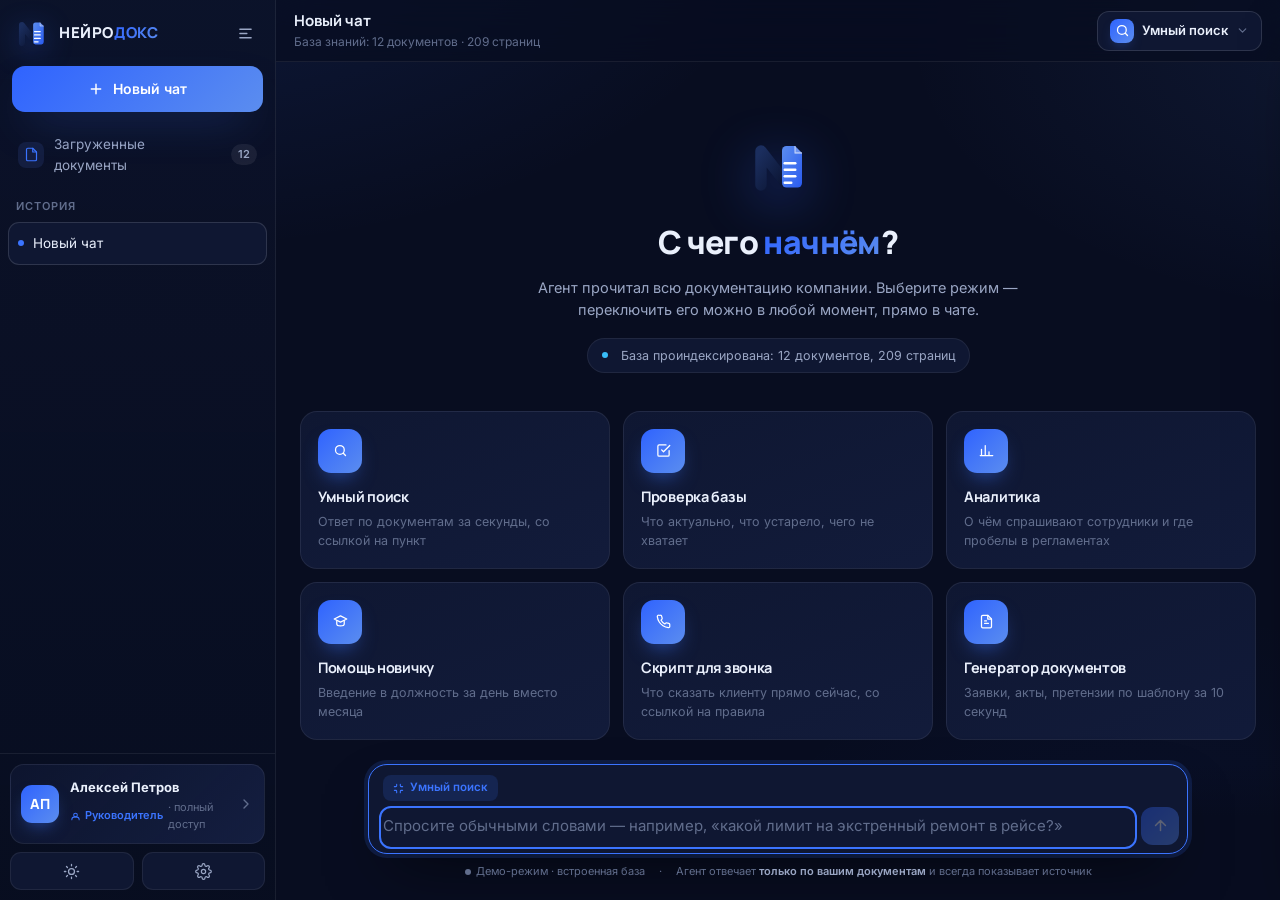
<file: index.html>
<!DOCTYPE html>
<html lang="ru" data-theme="dark" style="background:#080d20">
<head>
<meta charset="utf-8">
<meta name="viewport" content="width=device-width, initial-scale=1">
<title>Нейродокс — платформа</title>
<link rel="preconnect" href="https://fonts.googleapis.com">
<link rel="preconnect" href="https://fonts.gstatic.com" crossorigin>
<link href="https://fonts.googleapis.com/css2?family=Manrope:wght@400;500;600;700;800&family=Inter:wght@400;500;600&family=JetBrains+Mono:wght@400;500&display=swap" rel="stylesheet">
<style>
:root{
  --bg:#080D20; --bg-2:#0B1229; --panel:#0F1732; --panel-2:#141E40;
  --line:rgba(255,255,255,.07); --line-2:rgba(255,255,255,.13);
  --txt:#EAF0FC; --txt-2:#9AA6C4; --txt-3:#616D8C;
  --navy:#0D1B3E;
  --acc:#3B74FF; --acc-2:#6E9BFF; --acc-soft:rgba(59,116,255,.15);
  --ok:#38BDF8; --warn:#F5B544; --bad:#F26D6D;
  --shadow:0 26px 64px -24px rgba(0,0,0,.7);
  --glow:0 18px 44px -18px rgba(59,116,255,.55);
  --r:14px; --r-lg:20px;
  --brand:linear-gradient(135deg,#2F63FF 0%,#5B8DEF 100%);
  --brand-strong:linear-gradient(135deg,#1E4FE0 0%,#3B74FF 100%);
  --brand-navy:linear-gradient(135deg,#16264F 0%,#0A1330 100%);
  --u-bubble:linear-gradient(135deg,#2A5BEF,#4F86FF);
  --page:
    radial-gradient(1100px 620px at 12% -12%, rgba(59,116,255,.14), transparent 58%),
    radial-gradient(960px 520px at 112% 4%, rgba(91,141,239,.10), transparent 55%),
    radial-gradient(800px 800px at 90% 120%, rgba(42,91,239,.08), transparent 60%),
    var(--bg);
}
[data-theme="light"]{
  --bg:#EEF2FB; --bg-2:#E6ECF8; --panel:#FFFFFF; --panel-2:#F4F7FD;
  --line:rgba(13,27,62,.09); --line-2:rgba(13,27,62,.16);
  --txt:#0C1734; --txt-2:#4B5876; --txt-3:#8492AE;
  --navy:#0D1B3E;
  --acc:#2456E6; --acc-2:#4A7BF0; --acc-soft:rgba(36,86,230,.10);
  --ok:#0EA5E9; --warn:#D9880B; --bad:#DC4B4B;
  --shadow:0 22px 54px -24px rgba(16,30,60,.30);
  --glow:0 16px 40px -18px rgba(36,86,230,.40);
  --brand:linear-gradient(135deg,#2456E6 0%,#4A7BF0 100%);
  --brand-strong:linear-gradient(135deg,#1B45C8 0%,#2E63EC 100%);
  --brand-navy:linear-gradient(135deg,#1B2E5E 0%,#0D1B3E 100%);
  --u-bubble:linear-gradient(135deg,#2456E6,#4A7BF0);
  --page:
    radial-gradient(1100px 620px at 12% -12%, rgba(36,86,230,.10), transparent 58%),
    radial-gradient(960px 520px at 112% 4%, rgba(74,123,240,.08), transparent 55%),
    var(--bg);
}
*{box-sizing:border-box;margin:0;padding:0}
html,body{height:100%}
body{
  background:var(--page); background-attachment:fixed; color:var(--txt);
  font-family:'Inter',-apple-system,Segoe UI,Roboto,sans-serif;
  font-size:15px; line-height:1.55; overflow:hidden;
  transition:background .35s ease,color .35s ease;
  -webkit-font-smoothing:antialiased;
}
h1,h2,h3,h4,.font-d{font-family:'Manrope',sans-serif;letter-spacing:-.02em}
button{font:inherit;color:inherit;background:none;border:none;cursor:pointer}
input,textarea{font:inherit;color:inherit;background:none;border:none;outline:none}
::selection{background:var(--acc-soft)}
:focus-visible{outline:2px solid var(--acc);outline-offset:2px;border-radius:8px}
::-webkit-scrollbar{width:9px;height:9px}
::-webkit-scrollbar-thumb{background:var(--line-2);border-radius:20px}
::-webkit-scrollbar-track{background:transparent}
.gsvg{width:0;height:0;position:absolute;overflow:hidden}

/* ---------- LAYOUT ---------- */
.app{display:grid;grid-template-columns:276px 1fr;height:100vh;overflow:hidden;animation:appIn .5s ease both}
.app.collapsed{grid-template-columns:0px 1fr}
@keyframes appIn{from{opacity:0}to{opacity:1}}

/* ---------- SIDEBAR ---------- */
.side{
  background:linear-gradient(180deg,color-mix(in srgb,var(--bg-2) 92%,transparent),color-mix(in srgb,var(--bg) 96%,transparent));
  border-right:1px solid var(--line);
  display:flex;flex-direction:column;min-width:0;overflow:hidden;
  transition:background .35s ease;
}
.side-top{padding:16px 14px 10px;display:flex;align-items:center;justify-content:space-between;gap:8px}
.logo{display:flex;align-items:center;gap:11px;min-width:0}
.logo-mark{width:34px;height:34px;flex:0 0 34px;filter:drop-shadow(0 6px 14px rgba(47,99,255,.32))}
.logo-txt{font-family:'Manrope';font-weight:800;font-size:15px;letter-spacing:.04em;white-space:nowrap}
.logo-txt span{background:var(--brand);-webkit-background-clip:text;background-clip:text;-webkit-text-fill-color:transparent}
.icon-btn{width:32px;height:32px;border-radius:10px;display:grid;place-items:center;color:var(--txt-2);transition:.18s}
.icon-btn:hover{background:var(--panel-2);color:var(--txt)}
.icon-btn:active{transform:scale(.92)}

.new-chat{
  margin:6px 12px 12px;padding:12px 14px;border-radius:13px;
  background:var(--brand);color:#fff;font-weight:600;font-size:14px;
  display:flex;align-items:center;gap:9px;justify-content:center;
  box-shadow:var(--glow);
  transition:transform .16s cubic-bezier(.2,.9,.3,1.4),filter .2s,box-shadow .2s;
}
.new-chat:hover{filter:brightness(1.07);box-shadow:0 22px 50px -18px rgba(59,116,255,.7)}
.new-chat:active{transform:scale(.96)}

.side-scroll{flex:1;overflow-y:auto;padding:0 8px 8px}
.side-label{font-size:11px;letter-spacing:.09em;text-transform:uppercase;color:var(--txt-3);padding:12px 8px 7px;font-weight:600}
.chat-item{
  width:100%;text-align:left;padding:9px 10px;border-radius:11px;
  display:flex;align-items:center;gap:9px;color:var(--txt-2);
  font-size:13.5px;position:relative;transition:.16s;
}
.chat-item:hover{background:var(--panel-2);color:var(--txt)}
.chat-item.active{background:var(--panel);color:var(--txt);box-shadow:inset 0 0 0 1px var(--line-2)}
.chat-item .ci-title{flex:1;white-space:nowrap;overflow:hidden;text-overflow:ellipsis}
.chat-item .ci-dot{width:6px;height:6px;border-radius:50%;background:var(--acc);flex:0 0 6px;opacity:0;transition:.2s}
.chat-item.active .ci-dot{opacity:1}
.ci-del{opacity:0;color:var(--txt-3);padding:2px;border-radius:6px;transition:.15s}
.chat-item:hover .ci-del{opacity:1}
.ci-del:hover{color:var(--bad);background:var(--line)}

.nav-btn{
  width:100%;text-align:left;padding:10px 10px;border-radius:11px;
  display:flex;align-items:center;gap:10px;color:var(--txt-2);font-size:13.5px;transition:.16s;
}
.nav-btn:hover{background:var(--panel-2);color:var(--txt)}
.nav-btn.active{background:var(--acc-soft);color:var(--acc)}
.nav-btn .nav-ic{width:26px;height:26px;flex:0 0 26px;border-radius:8px;display:grid;place-items:center;background:var(--panel-2);color:var(--acc);transition:.16s}
.nav-btn.active .nav-ic{background:var(--brand);color:#fff}
.nav-btn .badge{margin-left:auto;font-size:11px;background:var(--line);color:var(--txt-2);padding:2px 7px;border-radius:20px;font-weight:600}
.nav-btn.active .badge{background:var(--acc);color:#fff}

.side-bot{padding:10px;border-top:1px solid var(--line);display:flex;flex-direction:column;gap:8px}

/* account card */
.account{
  display:flex;align-items:center;gap:11px;padding:10px;border-radius:14px;text-align:left;
  background:linear-gradient(135deg,color-mix(in srgb,var(--panel) 80%,transparent),var(--panel-2));
  border:1px solid var(--line);transition:.2s;position:relative;overflow:hidden;
}
.account:hover{border-color:var(--acc);box-shadow:var(--glow)}
.account:active{transform:scale(.98)}
.acc-av{
  width:38px;height:38px;flex:0 0 38px;border-radius:11px;display:grid;place-items:center;
  background:var(--brand);color:#fff;font-weight:800;font-size:14px;font-family:'Manrope';
  box-shadow:0 8px 18px -8px rgba(59,116,255,.7);
}
.acc-info{flex:1;min-width:0}
.acc-name{font-size:13px;font-weight:700;white-space:nowrap;overflow:hidden;text-overflow:ellipsis}
.acc-role{font-size:11px;color:var(--txt-3);margin-top:1px;display:flex;align-items:center;gap:5px}
.acc-role .rk{display:inline-flex;align-items:center;gap:4px;color:var(--acc);font-weight:600}
.acc-chev{color:var(--txt-3);flex:0 0 auto;transition:.2s}
.account:hover .acc-chev{color:var(--acc);transform:translateX(2px)}

.side-row{display:flex;gap:8px}
.side-row .icon-btn{flex:1;border:1px solid var(--line);background:var(--panel);height:38px;border-radius:11px}

/* theme toggle */
.tt{position:relative;width:38px;height:38px;display:grid;place-items:center;overflow:hidden}
.tt svg{position:absolute;transition:transform .5s cubic-bezier(.6,-.4,.3,1.4),opacity .35s}
.tt .sun{transform:translateY(0) rotate(0)}
.tt .moon{transform:translateY(26px) rotate(-70deg);opacity:0}
[data-theme="light"] .tt .sun{transform:translateY(-26px) rotate(70deg);opacity:0}
[data-theme="light"] .tt .moon{transform:translateY(0) rotate(0);opacity:1}
#reveal{position:fixed;inset:0;z-index:9999;pointer-events:none}

/* ---------- MAIN ---------- */
.main{display:flex;flex-direction:column;min-width:0;position:relative;overflow:hidden}
.top{
  height:62px;flex:0 0 62px;border-bottom:1px solid var(--line);
  display:flex;align-items:center;gap:12px;padding:0 18px;
  background:color-mix(in srgb,var(--bg) 72%,transparent);backdrop-filter:blur(16px);z-index:20;
}
.top-title{font-weight:700;font-size:15px;font-family:'Manrope';white-space:nowrap;overflow:hidden;text-overflow:ellipsis}
.top-sub{font-size:12px;color:var(--txt-3);margin-top:1px}
.spacer{flex:1}

/* mode pill */
.mode-pill{
  display:flex;align-items:center;gap:8px;padding:7px 12px;border-radius:12px;
  border:1px solid var(--line-2);background:var(--panel);font-size:13px;font-weight:600;
  transition:.18s;position:relative;
}
.mode-pill:hover{border-color:var(--acc);background:var(--panel-2)}
.mode-pill:active{transform:scale(.97)}
.mp-ico{width:24px;height:24px;border-radius:8px;display:grid;place-items:center;background:var(--brand);color:#fff;box-shadow:0 6px 14px -7px rgba(59,116,255,.8)}
.mp-caret{color:var(--txt-3);transition:transform .25s}
.mode-pill.open .mp-caret{transform:rotate(180deg)}

.menu{
  position:absolute;top:calc(100% + 8px);right:0;width:340px;z-index:60;
  background:var(--panel);border:1px solid var(--line-2);border-radius:17px;
  box-shadow:var(--shadow);padding:7px;
  opacity:0;transform:translateY(-8px) scale(.97);pointer-events:none;
  transition:opacity .2s ease,transform .24s cubic-bezier(.2,.9,.3,1.2);
  transform-origin:top right;
}
.menu.show{opacity:1;transform:none;pointer-events:auto}
.menu-h{font-size:11px;letter-spacing:.08em;text-transform:uppercase;color:var(--txt-3);padding:8px 10px 6px;font-weight:600}
.menu-item{
  width:100%;display:flex;gap:11px;align-items:flex-start;padding:10px;border-radius:12px;text-align:left;transition:.15s;
}
.menu-item:hover{background:var(--panel-2)}
.menu-item.sel{background:var(--acc-soft)}
.mi-ico{width:32px;height:32px;flex:0 0 32px;border-radius:10px;display:grid;place-items:center;background:var(--panel-2);color:var(--acc);border:1px solid var(--line)}
.menu-item.sel .mi-ico{background:var(--brand);color:#fff;border-color:transparent;box-shadow:0 6px 14px -7px rgba(59,116,255,.8)}
.mi-t{font-size:13.5px;font-weight:600}
.mi-d{font-size:11.5px;color:var(--txt-3);line-height:1.4;margin-top:1px}
.mi-check{margin-left:auto;color:var(--acc);opacity:0;align-self:center}
.menu-item.sel .mi-check{opacity:1}

/* ---------- SCROLL AREA ---------- */
.scroll{flex:1;overflow-y:auto;overflow-x:hidden;scroll-behavior:smooth}
.wrap{max-width:820px;margin:0 auto;padding:28px 24px 24px}
.wide{max-width:1100px}

/* ---------- MODE PICKER (empty state) ---------- */
.hero{padding:44px 24px 10px;text-align:center;animation:fadeUp .6s cubic-bezier(.2,.8,.2,1) both}
.hero-mark{width:64px;height:64px;margin:0 auto 20px;animation:float 5.5s ease-in-out infinite;filter:drop-shadow(0 12px 26px rgba(47,99,255,.4))}
@keyframes float{0%,100%{transform:translateY(0)}50%{transform:translateY(-7px)}}
.hero h1{font-size:32px;font-weight:800;margin-bottom:9px}
.hero h1 .hl{background:var(--brand);-webkit-background-clip:text;background-clip:text;-webkit-text-fill-color:transparent}
.hero p{color:var(--txt-2);font-size:14.5px;max-width:540px;margin:0 auto}
.hero .kbline{margin-top:16px;display:inline-flex;align-items:center;gap:8px;font-size:12.5px;color:var(--txt-2);border:1px solid var(--line);background:var(--panel);padding:7px 14px;border-radius:22px;box-shadow:var(--shadow)}

.grid{display:grid;grid-template-columns:repeat(3,1fr);gap:13px;margin-top:28px}
@media(max-width:900px){.grid{grid-template-columns:repeat(2,1fr)}}
.card{
  position:relative;text-align:left;padding:17px;border-radius:17px;
  background:linear-gradient(160deg,var(--panel),color-mix(in srgb,var(--panel-2) 60%,var(--panel)));
  border:1px solid var(--line);overflow:hidden;
  transition:transform .3s cubic-bezier(.2,.9,.3,1.2),border-color .25s,box-shadow .3s;
  animation:fadeUp .55s cubic-bezier(.2,.8,.2,1) both;
}
.card:hover{transform:translateY(-4px);border-color:var(--acc);box-shadow:var(--glow)}
.card:active{transform:translateY(-1px) scale(.985)}
.card::after{
  content:"";position:absolute;inset:0;opacity:0;transition:opacity .35s;pointer-events:none;
  background:radial-gradient(420px circle at var(--mx,50%) var(--my,0%),var(--acc-soft),transparent 60%);
}
.card:hover::after{opacity:1}
.c-ico{width:44px;height:44px;border-radius:13px;display:grid;place-items:center;background:var(--brand);color:#fff;margin-bottom:13px;transition:.3s;box-shadow:0 10px 22px -10px rgba(59,116,255,.8)}
.card:hover .c-ico{transform:scale(1.06) rotate(-3deg)}
.card h3{font-size:14.5px;font-weight:700;margin-bottom:5px}
.card p{font-size:12.5px;color:var(--txt-3);line-height:1.5}
@keyframes fadeUp{from{opacity:0;transform:translateY(14px)}to{opacity:1;transform:none}}

/* ---------- MESSAGES ---------- */
.msg{display:flex;gap:13px;margin-bottom:26px;animation:fadeUp .45s cubic-bezier(.2,.8,.2,1) both}
.msg.user{flex-direction:row-reverse}
.av{width:32px;height:32px;flex:0 0 32px;border-radius:10px;display:grid;place-items:center;font-size:11px;font-weight:700}
.av.ai{background:var(--brand);box-shadow:0 8px 18px -9px rgba(59,116,255,.8)}
.av.me{background:var(--panel-2);border:1px solid var(--line);color:var(--txt-2)}
.bubble-u{
  background:var(--u-bubble);color:#fff;padding:11px 15px;border-radius:16px 16px 4px 16px;
  max-width:76%;font-size:14.5px;box-shadow:var(--glow);
}
.body{flex:1;min-width:0;padding-top:4px}
.body p{margin-bottom:10px;font-size:14.8px}
.body p:last-child{margin-bottom:0}
.body strong{font-weight:600;color:var(--txt)}
.body ul{margin:0 0 10px 18px}

/* thinking */
.think{
  border:1px solid var(--line);background:var(--panel);border-radius:14px;padding:12px 14px;
  display:inline-flex;flex-direction:column;gap:2px;min-width:280px;
}
.th-row{display:flex;align-items:center;gap:9px;font-size:12.8px;color:var(--txt-3);padding:3px 0;opacity:.4;transition:opacity .3s,color .3s}
.th-row.on{opacity:1;color:var(--txt-2)}
.th-row.done{opacity:1;color:var(--txt-3)}
.th-ic{width:15px;height:15px;flex:0 0 15px;display:grid;place-items:center}
.spin{width:12px;height:12px;border:1.6px solid var(--line-2);border-top-color:var(--acc);border-radius:50%;animation:sp .7s linear infinite}
@keyframes sp{to{transform:rotate(360deg)}}
.th-bar{height:3px;border-radius:3px;background:var(--line);margin-top:8px;overflow:hidden}
.th-bar i{display:block;height:100%;width:0;background:var(--brand);transition:width .5s ease}

/* cursor */
.cursor{display:inline-block;width:7px;height:15px;background:var(--acc);margin-left:2px;border-radius:1px;animation:bl .9s steps(2) infinite;vertical-align:-2px}
@keyframes bl{50%{opacity:0}}

/* citations */
.cite{
  display:inline-flex;align-items:center;gap:6px;margin:6px 6px 0 0;padding:5px 10px 5px 6px;
  border-radius:10px;border:1px solid var(--line-2);background:var(--panel);
  font-size:12px;color:var(--txt-2);font-weight:500;transition:.18s;
}
.cite:hover{border-color:var(--acc);color:var(--acc);background:var(--acc-soft);transform:translateY(-1px)}
.cite:active{transform:translateY(0) scale(.97)}
.cite .cn{width:18px;height:18px;border-radius:6px;background:var(--brand);color:#fff;display:grid;place-items:center;font-size:10px;font-weight:700;font-family:'JetBrains Mono'}
.cites-h{font-size:11px;letter-spacing:.07em;text-transform:uppercase;color:var(--txt-3);margin-top:14px;font-weight:600}
.msg-tools{display:flex;gap:4px;margin-top:12px;opacity:0;transition:opacity .25s}
.msg:hover .msg-tools{opacity:1}
.tool{padding:5px;border-radius:8px;color:var(--txt-3);transition:.15s}
.tool:hover{background:var(--panel-2);color:var(--txt)}

/* suggestion chips */
.chips{display:flex;flex-wrap:wrap;gap:8px;margin-top:14px}
.chip{
  padding:8px 14px;border-radius:22px;border:1px solid var(--line);background:var(--panel);
  font-size:13px;color:var(--txt-2);transition:.2s;animation:fadeUp .5s both;
}
.chip:hover{border-color:var(--acc);color:var(--acc);transform:translateY(-2px);box-shadow:var(--glow)}
.chip:active{transform:translateY(0) scale(.96)}

/* ---------- COMPOSER ---------- */
.composer-w{padding:0 24px 20px;background:linear-gradient(to top,var(--bg) 62%,transparent);position:relative;z-index:15}
.composer{
  max-width:820px;margin:0 auto;background:var(--panel);border:1px solid var(--line-2);
  border-radius:19px;padding:8px 8px 8px 14px;box-shadow:var(--shadow);
  transition:border-color .25s,box-shadow .25s;
}
.composer:focus-within{border-color:var(--acc);box-shadow:0 0 0 4px var(--acc-soft),var(--shadow)}
.cmp-mode{
  display:inline-flex;align-items:center;gap:6px;font-size:11.5px;font-weight:600;color:var(--acc);
  background:var(--acc-soft);padding:4px 10px;border-radius:8px;margin:2px 0 6px;transition:.16s;
}
.cmp-mode:hover{filter:brightness(1.1)}
.cmp-mode:active{transform:scale(.96)}
.cmp-row{display:flex;align-items:flex-end;gap:8px}
#ta{flex:1;resize:none;max-height:170px;font-size:15px;line-height:1.5;padding:5px 0 7px}
#ta::placeholder{color:var(--txt-3)}
.send{
  width:38px;height:38px;flex:0 0 38px;border-radius:12px;background:var(--brand);color:#fff;
  display:grid;place-items:center;box-shadow:0 8px 18px -9px rgba(59,116,255,.8);
  transition:transform .2s cubic-bezier(.2,.9,.3,1.5),opacity .2s,filter .2s;
}
.send:hover{filter:brightness(1.09)}
.send:active{transform:scale(.9)}
.send:disabled{opacity:.32;cursor:default;box-shadow:none}
.send.stop{background:var(--bad);box-shadow:none}
.cmp-foot{max-width:820px;margin:9px auto 0;font-size:11px;color:var(--txt-3);text-align:center;display:flex;justify-content:center;gap:14px;align-items:center;flex-wrap:wrap}
.cmp-foot b{color:var(--txt-2);font-weight:600}
.live-dot{width:6px;height:6px;border-radius:50%;background:var(--txt-3);display:inline-block;margin-right:5px}
.live-dot.on{background:var(--ok);animation:pulse 2.6s infinite}
@keyframes pulse{0%{box-shadow:0 0 0 0 color-mix(in srgb,var(--ok) 55%,transparent)}70%{box-shadow:0 0 0 7px transparent}100%{box-shadow:0 0 0 0 transparent}}

/* ---------- DOCS VIEW ---------- */
.dgrid{display:grid;grid-template-columns:repeat(auto-fill,minmax(250px,1fr));gap:13px;margin-top:16px}
.doc{
  text-align:left;padding:16px;border-radius:16px;
  background:linear-gradient(160deg,var(--panel),color-mix(in srgb,var(--panel-2) 55%,var(--panel)));
  border:1px solid var(--line);
  transition:transform .28s cubic-bezier(.2,.9,.3,1.2),border-color .2s,box-shadow .3s;position:relative;overflow:hidden;
  animation:fadeUp .5s both;
}
.doc:hover{transform:translateY(-4px);border-color:var(--acc);box-shadow:var(--glow)}
.doc:active{transform:translateY(-1px) scale(.99)}
.doc-top{display:flex;align-items:center;gap:9px;margin-bottom:11px}
.doc-ic{width:34px;height:34px;border-radius:10px;display:grid;place-items:center;background:var(--brand);color:#fff;flex:0 0 34px;box-shadow:0 8px 16px -9px rgba(59,116,255,.8)}
.doc-code{font-family:'JetBrains Mono';font-size:11px;color:var(--txt-3)}
.doc h4{font-size:14px;font-weight:700;line-height:1.35;margin-bottom:10px}
.doc-meta{display:flex;gap:6px;flex-wrap:wrap;font-size:11px;color:var(--txt-3)}
.pill{padding:3px 8px;border-radius:7px;background:var(--panel-2);border:1px solid var(--line);font-weight:500}
.st{display:inline-flex;align-items:center;gap:5px;font-weight:600;padding:3px 8px;border-radius:7px;font-size:11px}
.st.ok{color:var(--ok);background:color-mix(in srgb,var(--ok) 14%,transparent)}
.st.warn{color:var(--warn);background:color-mix(in srgb,var(--warn) 15%,transparent)}
.st.old{color:var(--bad);background:color-mix(in srgb,var(--bad) 13%,transparent)}
.doc-bar{height:3px;background:var(--line);border-radius:3px;margin-top:12px;overflow:hidden}
.doc-bar i{display:block;height:100%;background:var(--brand);width:100%}

.dz{
  border:1.5px dashed var(--line-2);border-radius:16px;padding:24px;text-align:center;
  color:var(--txt-3);font-size:13px;transition:.25s;background:var(--panel-2);
}
.dz.over{border-color:var(--acc);background:var(--acc-soft);color:var(--acc)}
.dz b{color:var(--txt);font-weight:600}
.stat-row{display:grid;grid-template-columns:repeat(4,1fr);gap:13px;margin-top:18px}
@media(max-width:760px){.stat-row{grid-template-columns:repeat(2,1fr)}}
.stat{background:linear-gradient(160deg,var(--panel),color-mix(in srgb,var(--panel-2) 55%,var(--panel)));border:1px solid var(--line);border-radius:15px;padding:15px}
.stat .v{font-family:'Manrope';font-size:23px;font-weight:800;letter-spacing:-.03em}
.stat .l{font-size:11.5px;color:var(--txt-3);margin-top:2px}

/* ---------- DOC PANEL (slide over) ---------- */
.ov{position:fixed;inset:0;background:rgba(4,9,22,.6);backdrop-filter:blur(4px);opacity:0;pointer-events:none;transition:opacity .3s;z-index:80}
.ov.show{opacity:1;pointer-events:auto}
.panel{
  position:fixed;top:0;right:0;bottom:0;width:min(560px,92vw);z-index:90;
  background:var(--panel);border-left:1px solid var(--line-2);display:flex;flex-direction:column;
  transform:translateX(102%);transition:transform .42s cubic-bezier(.3,1,.3,1);box-shadow:var(--shadow);
}
.panel.show{transform:none}
.p-top{padding:16px 18px;border-bottom:1px solid var(--line);display:flex;gap:12px;align-items:flex-start}
.p-top h3{font-size:15.5px;font-weight:700;line-height:1.35}
.p-meta{display:flex;gap:6px;margin-top:8px;flex-wrap:wrap;font-size:11px;color:var(--txt-3)}
.p-body{flex:1;overflow-y:auto;padding:8px 18px 28px}
.sec{padding:14px;border-radius:13px;border:1px solid transparent;margin-top:8px;transition:.3s}
.sec:hover{background:var(--panel-2)}
.sec h5{font-size:13.5px;font-weight:700;margin-bottom:6px;display:flex;gap:9px;align-items:center}
.sec .num{font-family:'JetBrains Mono';font-size:11px;color:var(--acc);background:var(--acc-soft);padding:2px 7px;border-radius:6px}
.sec p{font-size:13.8px;color:var(--txt-2);line-height:1.65}
.sec.hit{border-color:var(--acc);background:var(--acc-soft);animation:hit 1.6s ease}
@keyframes hit{0%{box-shadow:0 0 0 0 var(--acc-soft)}35%{box-shadow:0 0 0 8px transparent}100%{box-shadow:none}}

/* ---------- MODALS ---------- */
.modal{
  position:fixed;left:50%;top:50%;z-index:95;width:min(520px,92vw);
  background:var(--panel);border:1px solid var(--line-2);border-radius:20px;box-shadow:var(--shadow);
  transform:translate(-50%,-46%) scale(.95);opacity:0;pointer-events:none;
  transition:opacity .25s,transform .35s cubic-bezier(.2,.9,.3,1.2);
}
.modal.show{opacity:1;transform:translate(-50%,-50%);pointer-events:auto}
.m-top{padding:18px 20px 12px;border-bottom:1px solid var(--line);display:flex;align-items:center;gap:10px}
.m-top h3{font-size:16px;font-weight:700;flex:1}
.m-body{padding:18px 20px;max-height:70vh;overflow-y:auto}
.fld{margin-bottom:14px}
.fld label{display:block;font-size:12px;color:var(--txt-2);margin-bottom:6px;font-weight:600}
.fld input,.fld select{
  width:100%;background:var(--panel-2);border:1px solid var(--line);border-radius:11px;padding:10px 12px;
  font-size:13.5px;transition:.2s;
}
.fld input:focus,.fld select:focus{border-color:var(--acc);box-shadow:0 0 0 3px var(--acc-soft)}
.fld .hint{font-size:11px;color:var(--txt-3);margin-top:5px;line-height:1.5}
.switch{display:flex;align-items:center;justify-content:space-between;padding:12px;border-radius:13px;background:var(--panel-2);border:1px solid var(--line);margin-bottom:14px}
.sw{width:44px;height:25px;border-radius:20px;background:var(--line-2);position:relative;transition:.28s;flex:0 0 44px}
.sw i{position:absolute;top:3px;left:3px;width:19px;height:19px;border-radius:50%;background:#fff;transition:.3s cubic-bezier(.2,.9,.3,1.4);box-shadow:0 2px 6px rgba(0,0,0,.25)}
.sw.on{background:var(--brand)}
.sw.on i{left:22px}
.btn{
  padding:10px 16px;border-radius:12px;font-size:13.5px;font-weight:600;
  transition:transform .16s cubic-bezier(.2,.9,.3,1.4),filter .2s,background .2s;
}
.btn:active{transform:scale(.96)}
.btn.pri{background:var(--brand);color:#fff;box-shadow:0 10px 22px -12px rgba(59,116,255,.9)}
.btn.pri:hover{filter:brightness(1.08)}
.btn.gh{border:1px solid var(--line-2);color:var(--txt-2)}
.btn.gh:hover{background:var(--panel-2);color:var(--txt)}
.m-foot{padding:14px 20px;border-top:1px solid var(--line);display:flex;gap:9px;justify-content:flex-end}

/* account modal */
.acc-hero{display:flex;align-items:center;gap:14px;padding:4px 0 16px}
.acc-hero .big{width:56px;height:56px;flex:0 0 56px;border-radius:16px;display:grid;place-items:center;background:var(--brand);color:#fff;font-weight:800;font-size:20px;font-family:'Manrope';box-shadow:0 12px 26px -12px rgba(59,116,255,.9)}
.acc-hero .n{font-size:17px;font-weight:800;font-family:'Manrope'}
.acc-hero .r{font-size:12.5px;color:var(--txt-2);margin-top:3px;display:flex;align-items:center;gap:6px}
.role-chip{display:inline-flex;align-items:center;gap:5px;font-size:11.5px;font-weight:700;color:#fff;background:var(--brand);padding:3px 9px;border-radius:8px;box-shadow:0 6px 14px -8px rgba(59,116,255,.9)}
.acc-grid{display:grid;grid-template-columns:1fr 1fr;gap:10px;margin:6px 0 14px}
.acc-tile{background:var(--panel-2);border:1px solid var(--line);border-radius:13px;padding:12px}
.acc-tile .k{font-size:11px;color:var(--txt-3)}
.acc-tile .val{font-size:14px;font-weight:700;margin-top:3px;font-family:'Manrope'}
.rights{display:flex;flex-direction:column;gap:2px;margin-top:4px}
.right{display:flex;align-items:center;gap:10px;padding:9px 4px;font-size:13.2px;color:var(--txt-2);border-bottom:1px solid var(--line)}
.right:last-child{border:none}
.right .rc{width:22px;height:22px;flex:0 0 22px;border-radius:7px;display:grid;place-items:center;background:var(--acc-soft);color:var(--acc)}
.right.off{color:var(--txt-3)}
.right.off .rc{background:var(--line);color:var(--txt-3)}
.right b{color:var(--txt);font-weight:600}

/* ---------- WIDGETS ---------- */
.w{border:1px solid var(--line);background:linear-gradient(160deg,var(--panel),color-mix(in srgb,var(--panel-2) 45%,var(--panel)));border-radius:16px;overflow:hidden;margin-top:6px}
.w-top{padding:13px 15px;border-bottom:1px solid var(--line);display:flex;align-items:center;gap:10px}
.w-top h4{font-size:13.5px;font-weight:700;flex:1}
.w-body{padding:14px 15px}
.scan{display:flex;align-items:center;gap:10px;padding:8px 0;font-size:13px;border-bottom:1px solid var(--line);opacity:0;transform:translateX(-6px);animation:slideIn .4s forwards}
.scan:last-child{border:none}
@keyframes slideIn{to{opacity:1;transform:none}}
.scan .nm{flex:1;color:var(--txt-2);white-space:nowrap;overflow:hidden;text-overflow:ellipsis}
.bars{display:flex;flex-direction:column;gap:11px}
.bar-row{display:grid;grid-template-columns:1fr 42px;gap:10px;align-items:center;font-size:12.8px}
.bar-l{color:var(--txt-2);margin-bottom:5px}
.bar-t{height:8px;border-radius:6px;background:var(--panel-2);overflow:hidden;border:1px solid var(--line)}
.bar-t i{display:block;height:100%;background:var(--brand);width:0;border-radius:6px;transition:width 1.1s cubic-bezier(.2,.9,.3,1)}
.bar-v{font-family:'JetBrains Mono';font-size:12px;color:var(--txt);text-align:right;font-weight:500}
.kpis{display:grid;grid-template-columns:repeat(3,1fr);gap:10px;margin-bottom:14px}
.kpi{background:var(--panel-2);border:1px solid var(--line);border-radius:13px;padding:12px}
.kpi .v{font-family:'Manrope';font-size:19px;font-weight:800}
.kpi .l{font-size:11px;color:var(--txt-3);margin-top:1px}
.note{margin-top:12px;padding:11px 12px;border-radius:12px;background:var(--acc-soft);border:1px solid color-mix(in srgb,var(--acc) 25%,transparent);font-size:12.8px;color:var(--txt-2);line-height:1.55}
.note b{color:var(--txt)}
.docgen{font-family:'JetBrains Mono';font-size:12.2px;line-height:1.75;color:var(--txt-2);white-space:pre-wrap;background:var(--panel-2);border:1px solid var(--line);border-radius:12px;padding:14px;max-height:330px;overflow:auto}
.w-acts{display:flex;gap:8px;padding:0 15px 14px;flex-wrap:wrap}

/* toast */
.toasts{position:fixed;bottom:22px;left:50%;transform:translateX(-50%);z-index:200;display:flex;flex-direction:column;gap:8px;align-items:center}
.toast{
  background:var(--panel);border:1px solid var(--line-2);border-radius:13px;padding:10px 15px;
  font-size:13px;box-shadow:var(--shadow);display:flex;gap:9px;align-items:center;
  animation:tin .4s cubic-bezier(.2,.9,.3,1.3) both;
}
@keyframes tin{from{opacity:0;transform:translateY(14px) scale(.94)}to{opacity:1;transform:none}}
.toast.out{animation:tout .3s forwards}
@keyframes tout{to{opacity:0;transform:translateY(8px) scale(.96)}}

/* ripple */
.rp{position:absolute;border-radius:50%;background:currentColor;opacity:.22;transform:scale(0);animation:rip .6s ease-out forwards;pointer-events:none}
@keyframes rip{to{transform:scale(2.6);opacity:0}}
.new-chat,.btn,.card,.chip,.doc,.mode-pill,.cite,.send,.account{position:relative;overflow:hidden}

.mobile-only{display:none}
@media(max-width:860px){
  .app{grid-template-columns:0 1fr}
  .side{position:fixed;left:0;top:0;bottom:0;width:276px;z-index:100;transform:translateX(-102%);transition:transform .35s cubic-bezier(.3,1,.3,1)}
  .app.mopen .side{transform:none}
  .mobile-only{display:grid}
  .grid{grid-template-columns:1fr}
  .kpis{grid-template-columns:1fr 1fr}
}
@media(prefers-reduced-motion:reduce){*{animation:none!important;transition:none!important}}
</style>
</head>
<body>

<!-- shared gradient defs for the brand mark -->
<svg class="gsvg" aria-hidden="true"><defs>
  <linearGradient id="ndNavy" x1="0" y1="0" x2="1" y2="1">
    <stop offset="0" stop-color="#1B2E5E"/><stop offset="1" stop-color="#0A1330"/>
  </linearGradient>
  <linearGradient id="ndBlue" x1="0" y1="0" x2="1" y2="1">
    <stop offset="0" stop-color="#5B8DEF"/><stop offset="1" stop-color="#2A5BEF"/>
  </linearGradient>
</defs></svg>

<div class="app" id="app">
  <!-- SIDEBAR -->
  <aside class="side">
    <div class="side-top">
      <div class="logo">
        <span class="logo-mark" id="sideLogo"></span>
        <div class="logo-txt">НЕЙРО<span>ДОКС</span></div>
      </div>
      <button class="icon-btn" id="collapse" title="Свернуть панель" aria-label="Свернуть панель">
        <svg width="17" height="17" viewBox="0 0 24 24" fill="none" stroke="currentColor" stroke-width="1.8" stroke-linecap="round"><path d="M4 6h16M4 12h10M4 18h16"/></svg>
      </button>
    </div>

    <button class="new-chat" id="newChat">
      <svg width="16" height="16" viewBox="0 0 24 24" fill="none" stroke="currentColor" stroke-width="2.2" stroke-linecap="round"><path d="M12 5v14M5 12h14"/></svg>
      Новый чат
    </button>

    <div class="side-scroll">
      <button class="nav-btn" id="navDocs">
        <span class="nav-ic"><svg width="15" height="15" viewBox="0 0 24 24" fill="none" stroke="currentColor" stroke-width="1.9" stroke-linecap="round" stroke-linejoin="round"><path d="M14 2H6a2 2 0 0 0-2 2v16a2 2 0 0 0 2 2h12a2 2 0 0 0 2-2V8z"/><path d="M14 2v6h6"/></svg></span>
        Загруженные документы
        <span class="badge" id="docCount">12</span>
      </button>
      <div class="side-label">История</div>
      <div id="chatList"></div>
    </div>

    <div class="side-bot">
      <button class="account" id="accountBtn" title="Ваш аккаунт">
        <span class="acc-av">АП</span>
        <span class="acc-info">
          <span class="acc-name">Алексей Петров</span>
          <span class="acc-role"><span class="rk"><svg width="11" height="11" viewBox="0 0 24 24" fill="none" stroke="currentColor" stroke-width="2.2" stroke-linecap="round" stroke-linejoin="round"><path d="M12 15a4 4 0 1 0 0-8 4 4 0 0 0 0 8z"/><path d="M4 21c0-3.3 3.6-6 8-6s8 2.7 8 6"/></svg>Руководитель</span> · полный доступ</span>
        </span>
        <svg class="acc-chev" width="16" height="16" viewBox="0 0 24 24" fill="none" stroke="currentColor" stroke-width="2" stroke-linecap="round" stroke-linejoin="round"><path d="M9 18l6-6-6-6"/></svg>
      </button>
      <div class="side-row">
        <button class="icon-btn tt" id="themeBtn" title="Сменить тему" aria-label="Сменить тему">
          <svg class="sun" width="17" height="17" viewBox="0 0 24 24" fill="none" stroke="currentColor" stroke-width="1.8" stroke-linecap="round"><circle cx="12" cy="12" r="4.2"/><path d="M12 2v2M12 20v2M4.9 4.9l1.4 1.4M17.7 17.7l1.4 1.4M2 12h2M20 12h2M4.9 19.1l1.4-1.4M17.7 6.3l1.4-1.4"/></svg>
          <svg class="moon" width="17" height="17" viewBox="0 0 24 24" fill="none" stroke="currentColor" stroke-width="1.8" stroke-linecap="round" stroke-linejoin="round"><path d="M20 14.5A8.5 8.5 0 0 1 9.5 4a8.5 8.5 0 1 0 10.5 10.5z"/></svg>
        </button>
        <button class="icon-btn" id="settingsBtn" title="Настройки" aria-label="Настройки">
          <svg width="17" height="17" viewBox="0 0 24 24" fill="none" stroke="currentColor" stroke-width="1.7" stroke-linecap="round" stroke-linejoin="round"><circle cx="12" cy="12" r="3"/><path d="M19.4 15a1.65 1.65 0 0 0 .33 1.82l.06.06a2 2 0 1 1-2.83 2.83l-.06-.06a1.65 1.65 0 0 0-1.82-.33 1.65 1.65 0 0 0-1 1.51V21a2 2 0 1 1-4 0v-.09A1.65 1.65 0 0 0 9 19.4a1.65 1.65 0 0 0-1.82.33l-.06.06a2 2 0 1 1-2.83-2.83l.06-.06A1.65 1.65 0 0 0 4.6 15a1.65 1.65 0 0 0-1.51-1H3a2 2 0 1 1 0-4h.09A1.65 1.65 0 0 0 4.6 9a1.65 1.65 0 0 0-.33-1.82l-.06-.06a2 2 0 1 1 2.83-2.83l.06.06A1.65 1.65 0 0 0 9 4.6a1.65 1.65 0 0 0 1-1.51V3a2 2 0 1 1 4 0v.09a1.65 1.65 0 0 0 1 1.51 1.65 1.65 0 0 0 1.82-.33l.06-.06a2 2 0 1 1 2.83 2.83l-.06.06A1.65 1.65 0 0 0 19.4 9V9a1.65 1.65 0 0 0 1.51 1H21a2 2 0 1 1 0 4h-.09a1.65 1.65 0 0 0-1.51 1z"/></svg>
        </button>
      </div>
    </div>
  </aside>

  <!-- MAIN -->
  <main class="main">
    <header class="top">
      <button class="icon-btn mobile-only" id="burger" aria-label="Меню">
        <svg width="18" height="18" viewBox="0 0 24 24" fill="none" stroke="currentColor" stroke-width="1.8" stroke-linecap="round"><path d="M4 6h16M4 12h16M4 18h16"/></svg>
      </button>
      <div style="min-width:0">
        <div class="top-title" id="topTitle">Новый чат</div>
        <div class="top-sub" id="topSub">База знаний: 12 документов · 199 страниц</div>
      </div>
      <div class="spacer"></div>
      <div style="position:relative">
        <button class="mode-pill" id="modeBtn">
          <span class="mp-ico" id="modeIco"></span>
          <span id="modeName">Умный поиск</span>
          <svg class="mp-caret" width="13" height="13" viewBox="0 0 24 24" fill="none" stroke="currentColor" stroke-width="2.2" stroke-linecap="round" stroke-linejoin="round"><path d="M6 9l6 6 6-6"/></svg>
        </button>
        <div class="menu" id="modeMenu">
          <div class="menu-h">Режим агента</div>
          <div id="modeItems"></div>
        </div>
      </div>
    </header>

    <div class="scroll" id="scroll">
      <div id="view"></div>
    </div>

    <div class="composer-w" id="composerWrap">
      <div class="composer">
        <button class="cmp-mode" id="cmpMode">
          <svg width="11" height="11" viewBox="0 0 24 24" fill="none" stroke="currentColor" stroke-width="2.4" stroke-linecap="round"><path d="M8 3v3a2 2 0 0 1-2 2H3M16 3v3a2 2 0 0 0 2 2h3M8 21v-3a2 2 0 0 0-2-2H3M16 21v-3a2 2 0 0 1 2-2h3"/></svg>
          <span id="cmpModeName">Умный поиск</span>
        </button>
        <div class="cmp-row">
          <textarea id="ta" rows="1" placeholder="Спросите обычными словами — например, «какой лимит на экстренный ремонт в рейсе?»"></textarea>
          <button class="send" id="send" disabled aria-label="Отправить">
            <svg width="17" height="17" viewBox="0 0 24 24" fill="none" stroke="currentColor" stroke-width="2.1" stroke-linecap="round" stroke-linejoin="round"><path d="M12 19V5M5 12l7-7 7 7"/></svg>
          </button>
        </div>
      </div>
      <div class="cmp-foot">
        <span><span class="live-dot" id="liveDot"></span><span id="liveTxt">Демо-режим · встроенная база</span></span>
        <span>·</span>
        <span>Агент отвечает <b>только по вашим документам</b> и всегда показывает источник</span>
      </div>
    </div>
  </main>
</div>

<!-- DOC PANEL -->
<div class="ov" id="ov"></div>
<aside class="panel" id="panel" aria-hidden="true">
  <div class="p-top">
    <div class="doc-ic" style="width:38px;height:38px;flex:0 0 38px">
      <svg width="18" height="18" viewBox="0 0 24 24" fill="none" stroke="currentColor" stroke-width="1.8" stroke-linejoin="round"><path d="M14 2H6a2 2 0 0 0-2 2v16a2 2 0 0 0 2 2h12a2 2 0 0 0 2-2V8z"/><path d="M14 2v6h6"/></svg>
    </div>
    <div style="flex:1;min-width:0">
      <h3 id="pTitle">—</h3>
      <div class="p-meta" id="pMeta"></div>
    </div>
    <button class="icon-btn" id="pClose" aria-label="Закрыть">
      <svg width="17" height="17" viewBox="0 0 24 24" fill="none" stroke="currentColor" stroke-width="2" stroke-linecap="round"><path d="M18 6L6 18M6 6l12 12"/></svg>
    </button>
  </div>
  <div class="p-body" id="pBody"></div>
</aside>

<!-- ACCOUNT MODAL -->
<div class="modal" id="accModal" role="dialog" aria-modal="true">
  <div class="m-top">
    <h3>Аккаунт</h3>
    <button class="icon-btn" id="accClose" aria-label="Закрыть">
      <svg width="17" height="17" viewBox="0 0 24 24" fill="none" stroke="currentColor" stroke-width="2" stroke-linecap="round"><path d="M18 6L6 18M6 6l12 12"/></svg>
    </button>
  </div>
  <div class="m-body">
    <div class="acc-hero">
      <div class="big">АП</div>
      <div>
        <div class="n">Алексей Петров</div>
        <div class="r"><span class="role-chip"><svg width="12" height="12" viewBox="0 0 24 24" fill="none" stroke="currentColor" stroke-width="2.2" stroke-linecap="round" stroke-linejoin="round"><path d="M12 15a4 4 0 1 0 0-8 4 4 0 0 0 0 8z"/><path d="M4 21c0-3.3 3.6-6 8-6s8 2.7 8 6"/></svg>Руководитель</span> · a.petrov@company.ru</div>
      </div>
    </div>
    <div class="acc-grid">
      <div class="acc-tile"><div class="k">Компания</div><div class="val">ООО «Логистик Плюс»</div></div>
      <div class="acc-tile"><div class="k">Уровень доступа</div><div class="val">Полный</div></div>
      <div class="acc-tile"><div class="k">Отделов под управлением</div><div class="val">7</div></div>
      <div class="acc-tile"><div class="k">Сотрудников в контуре</div><div class="val">142</div></div>
    </div>
    <div class="side-label" style="padding-left:0">Права доступа</div>
    <div class="rights">
      <div class="right"><span class="rc"><svg width="13" height="13" viewBox="0 0 24 24" fill="none" stroke="currentColor" stroke-width="2.6" stroke-linecap="round" stroke-linejoin="round"><path d="M20 6L9 17l-5-5"/></svg></span><span><b>Все документы компании</b> — чтение и загрузка</span></div>
      <div class="right"><span class="rc"><svg width="13" height="13" viewBox="0 0 24 24" fill="none" stroke="currentColor" stroke-width="2.6" stroke-linecap="round" stroke-linejoin="round"><path d="M20 6L9 17l-5-5"/></svg></span><span><b>Аналитика и отчёты руководителю</b> по всем отделам</span></div>
      <div class="right"><span class="rc"><svg width="13" height="13" viewBox="0 0 24 24" fill="none" stroke="currentColor" stroke-width="2.6" stroke-linecap="round" stroke-linejoin="round"><path d="M20 6L9 17l-5-5"/></svg></span><span><b>Управление доступами</b> сотрудников и ролями</span></div>
      <div class="right"><span class="rc"><svg width="13" height="13" viewBox="0 0 24 24" fill="none" stroke="currentColor" stroke-width="2.6" stroke-linecap="round" stroke-linejoin="round"><path d="M20 6L9 17l-5-5"/></svg></span><span><b>Проверка базы</b> и назначение ответственных</span></div>
    </div>
    <div class="note" style="margin-top:14px"><b>Роль «Руководитель».</b> Вы видите вопросы всех сотрудников и сводные отчёты. У рядовых сотрудников доступ ограничен документами их отдела — переключить роль можно в разделе управления доступами.</div>
  </div>
  <div class="m-foot">
    <button class="btn gh" id="accManage">Управление доступами</button>
    <button class="btn pri" id="accOk">Готово</button>
  </div>
</div>

<!-- SETTINGS MODAL -->
<div class="modal" id="setModal" role="dialog" aria-modal="true">
  <div class="m-top">
    <h3>Настройки</h3>
    <button class="icon-btn" id="setClose" aria-label="Закрыть">
      <svg width="17" height="17" viewBox="0 0 24 24" fill="none" stroke="currentColor" stroke-width="2" stroke-linecap="round"><path d="M18 6L6 18M6 6l12 12"/></svg>
    </button>
  </div>
  <div class="m-body">
    <div class="switch">
      <div>
        <div style="font-size:13.5px;font-weight:600">Подключить ИИ</div>
        <div style="font-size:11.5px;color:var(--txt-3);margin-top:2px">Ответы будет генерировать модель по вашим документам</div>
      </div>
      <button class="sw" id="swLive" aria-label="Подключить ИИ"><i></i></button>
    </div>
    <div id="liveFields" style="display:none">
      <div class="fld">
        <label for="fUrl">Адрес API</label>
        <input id="fUrl" placeholder="https://api.polza.ai/api/v1/chat/completions">
        <div class="hint">Любой OpenAI-совместимый endpoint. Ключ и адрес живут только в этой вкладке и никуда не отправляются, кроме самого API.</div>
      </div>
      <div class="fld">
        <label for="fKey">Ключ API</label>
        <input id="fKey" type="password" placeholder="sk-...">
      </div>
      <div class="fld">
        <label for="fModel">Модель</label>
        <input id="fModel" placeholder="gpt-4o-mini">
      </div>
      <div class="note" style="margin-top:4px">
        <b>Как это работает.</b> Платформа сама находит нужные пункты в базе и передаёт их модели вместе с вопросом — поэтому ответ идёт со ссылкой на документ. Если API не ответит, агент вернётся к встроенным ответам и демо не прервётся.
      </div>
    </div>
    <div id="demoNote" class="note">
      <b>Демо-режим.</b> Агент отвечает по встроенной базе — мгновенно и без интернета. Включите «Подключить ИИ», когда захотите отвечать живой моделью.
    </div>
  </div>
  <div class="m-foot">
    <button class="btn gh" id="setCancel">Отмена</button>
    <button class="btn pri" id="setSave">Сохранить</button>
  </div>
</div>

<div class="toasts" id="toasts"></div>
<div id="reveal"></div>

<script>
/* ================= BRAND MARK ================= */
// Faithful recreation of the Нейродокс logo: navy "N" leg + diagonal, blue document with white lines.
const LOGO = `<svg viewBox="0 0 64 64" fill="none" xmlns="http://www.w3.org/2000/svg">
  <path d="M15 51 V17 L40 49" stroke="url(#ndNavy)" stroke-width="11.5" stroke-linecap="round" stroke-linejoin="round"/>
  <path d="M41 12 h8 l7 7 v30 a4.5 4.5 0 0 1 -4.5 4.5 h-11 a4.5 4.5 0 0 1 -4.5 -4.5 V16.5 A4.5 4.5 0 0 1 40.5 12 Z" fill="url(#ndBlue)"/>
  <path d="M49 12 v7 h7 Z" fill="#ffffff" fill-opacity=".22"/>
  <path d="M49 12 v7 h7" fill="none" stroke="#ffffff" stroke-opacity=".55" stroke-width="1.3" stroke-linejoin="round"/>
  <g fill="#ffffff">
    <rect x="37.5" y="28" width="13" height="2.4" rx="1.2"/>
    <rect x="37.5" y="34.5" width="13" height="2.4" rx="1.2"/>
    <rect x="37.5" y="41" width="13" height="2.4" rx="1.2"/>
    <rect x="37.5" y="47.5" width="9" height="2.4" rx="1.2"/>
  </g>
</svg>`;
// Simplified monochrome mark for tiny avatars.
const MARK = '<svg width="16" height="16" viewBox="0 0 32 32" fill="none"><path d="M9 24 V9 L23 24 V9" stroke="#fff" stroke-width="3" stroke-linecap="round" stroke-linejoin="round"/></svg>';

/* ================= DATA ================= */
const DOCS = [
  {id:'d1', code:'РГ-01', title:'Регламент грузоперевозок', dept:'Логистика', ver:'4.2', updated:'12.05.2026', status:'ok', pages:24, sections:[
    {id:'1.1', title:'Приём заявки от клиента', text:'Заявка на перевозку принимается и подтверждается в течение 2 рабочих часов с момента поступления. Заявки, поступившие после 18:00, подтверждаются до 11:00 следующего рабочего дня. Диспетчер обязан зафиксировать заявку в системе и присвоить ей номер.'},
    {id:'1.4', title:'Сроки доставки', text:'Городская доставка — до 24 часов с момента подтверждения заявки. Межрегиональная доставка — до 72 часов на плечо до 1500 км. Срок сверх норматива согласуется с клиентом письменно.'},
    {id:'2.3', title:'Экстренный ремонт в рейсе', text:'Водитель вправе самостоятельно оплатить экстренный ремонт в рейсе на сумму до 30 000 ₽ с обязательным сохранением чеков. Ремонт свыше 30 000 ₽ согласуется с руководителем транспортного отдела до начала работ. Без согласования расходы свыше лимита не возмещаются.'},
    {id:'3.1', title:'Простой транспорта', text:'Первые 2 часа простоя на погрузке не тарифицируются. Далее простой оплачивается по 1 200 ₽ за час. Факт простоя фиксируется отметкой в транспортной накладной.'},
    {id:'4.2', title:'Повреждение груза', text:'При обнаружении повреждения груза водитель фиксирует его фотографией и актом в присутствии представителя склада. Претензия принимается в течение 5 рабочих дней с даты доставки.'}
  ]},
  {id:'d2', code:'СК-02', title:'Складской регламент', dept:'Склад', ver:'3.0', updated:'28.02.2026', status:'ok', pages:18, sections:[
    {id:'1.2', title:'Инвентаризация', text:'Плановая инвентаризация проводится ежеквартально, в последнюю пятницу квартала. Полная годовая инвентаризация — в декабре, с 15 по 20 число. На время инвентаризации отгрузки приостанавливаются.'},
    {id:'2.1', title:'Приёмка товара', text:'Приёмка производится в течение 4 часов с момента прибытия машины. Расхождение по количеству фиксируется актом ТОРГ-2 в день приёмки.'},
    {id:'3.3', title:'Хранение опасных грузов', text:'Опасные грузы хранятся в отдельной секции с ограниченным доступом. Совместное хранение с пищевой продукцией запрещено.'},
    {id:'4.1', title:'Списание и брак', text:'Брак свыше 3% от партии оформляется актом и согласуется с руководителем склада. Порог списания без согласования — 15 000 ₽.'}
  ]},
  {id:'d3', code:'КЛ-03', title:'Работа с клиентами и продажи', dept:'Продажи', ver:'5.1', updated:'03.06.2026', status:'ok', pages:22, sections:[
    {id:'2.2', title:'Скидки и полномочия', text:'Скидка до 15% предоставляется руководителем отдела продаж без дополнительных согласований. Скидка от 15% до 25% согласуется с коммерческим директором в письменном виде. Скидка свыше 25% — только по решению генерального директора.'},
    {id:'2.5', title:'VIP-клиенты', text:'VIP-статус присваивается клиенту с оборотом от 1 500 000 ₽ в квартал или от 20 отгрузок в месяц. Условия для VIP: базовая скидка 12%, отсрочка платежа 30 дней, персональный менеджер, приоритетная подача транспорта в течение 4 часов.'},
    {id:'3.1', title:'Отсрочка платежа', text:'Стандартная отсрочка — 14 календарных дней. Отсрочка свыше 30 дней согласуется с финансовым отделом и требует проверки контрагента.'},
    {id:'4.4', title:'Работа с претензией клиента', text:'Претензия регистрируется в день поступления. Ответ клиенту направляется в течение 10 рабочих дней. Менеджер обязан уведомить клиента о регистрации в течение 1 рабочего дня.'}
  ]},
  {id:'d4', code:'ТР-04', title:'Транспорт и техобслуживание', dept:'Транспорт', ver:'2.4', updated:'19.01.2026', status:'warn', pages:16, sections:[
    {id:'1.1', title:'Плановое ТО', text:'Плановое техническое обслуживание проводится каждые 15 000 км пробега либо раз в 6 месяцев — в зависимости от того, что наступит раньше.'},
    {id:'2.2', title:'Выпуск на линию', text:'Выпуск транспорта на линию без отметки механика и предрейсового медосмотра запрещён. Путевой лист без отметок считается недействительным.'},
    {id:'3.1', title:'Топливные карты', text:'Перерасход топлива свыше 7% от нормы разбирается с водителем и удерживается по решению руководителя транспортного отдела.'}
  ]},
  {id:'d5', code:'ЗК-05', title:'Закупки и работа с подрядчиками', dept:'Закупки', ver:'1.8', updated:'22.11.2025', status:'warn', pages:14, sections:[
    {id:'1.3', title:'Порог закупки', text:'Закупка до 100 000 ₽ — одно коммерческое предложение. От 100 000 до 500 000 ₽ — не менее трёх КП. Свыше 500 000 ₽ — тендерная процедура.'},
    {id:'2.1', title:'Проверка контрагента', text:'До заключения договора подрядчик проверяется на действующие исполнительные производства, налоговую задолженность и срок регистрации не менее 12 месяцев.'}
  ]},
  {id:'d6', code:'ИБ-06', title:'Политика информационной безопасности', dept:'ИБ', ver:'3.2', updated:'08.04.2026', status:'ok', pages:20, sections:[
    {id:'1.2', title:'Пароли и доступы', text:'Минимальная длина пароля — 12 символов, смена — раз в 90 дней. Передача пароля коллеге запрещена, в том числе на время отпуска. Доступ передаётся через заявку в ИТ.'},
    {id:'2.4', title:'Работа с персональными данными', text:'Персональные данные клиентов и сотрудников обрабатываются только в корпоративных системах. Выгрузка в личную почту, мессенджеры и облака запрещена. Доступ к данным выдаётся по ролям и минимально необходимому объёму.'},
    {id:'3.1', title:'Инцидент ИБ', text:'О любом инциденте — фишинг, утечка, потеря устройства — сотрудник обязан сообщить в ИТ в течение 1 часа с момента обнаружения.'}
  ]},
  {id:'d7', code:'ОТ-07', title:'Охрана труда и техника безопасности', dept:'Охрана труда', ver:'2.1', updated:'14.03.2026', status:'ok', pages:26, sections:[
    {id:'1.1', title:'Вводный инструктаж', text:'Вводный инструктаж проводится в первый рабочий день до допуска к работе. Повторный инструктаж — раз в 6 месяцев, для складского персонала — раз в 3 месяца.'},
    {id:'2.2', title:'Средства индивидуальной защиты', text:'На складе обязательны сигнальный жилет и защитная обувь. Работа на высоте свыше 1,8 м — только со страховочной системой и нарядом-допуском.'},
    {id:'3.4', title:'Несчастный случай', text:'О несчастном случае сообщается руководителю немедленно, комиссия создаётся в течение 24 часов.'}
  ]},
  {id:'d8', code:'KPI-08', title:'KPI и система мотивации', dept:'HR', ver:'4.0', updated:'01.06.2026', status:'ok', pages:12, sections:[
    {id:'1.1', title:'KPI диспетчера', text:'Ключевые показатели диспетчера: доля заявок, подтверждённых в срок, — не ниже 95%; доля рейсов без срыва — не ниже 97%; время ответа клиенту — не более 15 минут.'},
    {id:'2.1', title:'KPI менеджера по продажам', text:'Выполнение плана по марже — вес 50%. Отсутствие просроченной дебиторской задолженности — вес 20%. Соблюдение регламента скидок — вес 30%.'},
    {id:'3.2', title:'Расчёт премии', text:'Премия начисляется при выполнении плана от 85%. Ниже 85% — премия не выплачивается. Выше 120% — коэффициент 1,3.'}
  ]},
  {id:'d9', code:'АК-09', title:'Антикоррупционная политика', dept:'Комплаенс', ver:'1.5', updated:'27.09.2025', status:'old', pages:10, sections:[
    {id:'1.2', title:'Подарки и знаки внимания', text:'Допустимая стоимость делового подарка — до 3 000 ₽. Любой подарок дороже подлежит декларированию в комплаенс в течение 3 рабочих дней.'},
    {id:'2.1', title:'Конфликт интересов', text:'Сотрудник обязан раскрыть родственные и финансовые связи с контрагентами до участия в выборе подрядчика.'}
  ]},
  {id:'d10', code:'КД-10', title:'Кадры и адаптация сотрудников', dept:'HR', ver:'2.2', updated:'16.05.2026', status:'ok', pages:15, sections:[
    {id:'1.1', title:'Испытательный срок', text:'Испытательный срок — 3 месяца. Промежуточная оценка проводится на 30-й день, итоговая — за 5 дней до окончания срока.'},
    {id:'2.3', title:'Первый день сотрудника', text:'В первый день сотрудник получает доступы, проходит вводный инструктаж по охране труда и знакомится с регламентом своего направления. Наставник закрепляется приказом.'},
    {id:'3.1', title:'Отпуск', text:'Заявление на отпуск подаётся не позднее чем за 14 календарных дней. График отпусков утверждается до 15 декабря.'}
  ]},
  {id:'d11', code:'ДО-11', title:'Документооборот и архив', dept:'Администрация', ver:'3.1', updated:'20.02.2026', status:'ok', pages:13, sections:[
    {id:'1.2', title:'Плановые проверки', text:'Ближайшая плановая проверка Ространснадзора — 12–14 марта. Проверка государственной инспекции труда — во II квартале. Ответственный за подготовку пакета документов — руководитель административного отдела, срок готовности — за 10 рабочих дней до даты проверки.'},
    {id:'2.1', title:'Сроки хранения', text:'Транспортные накладные хранятся 5 лет, кадровые документы — 50 лет, договоры с контрагентами — 5 лет после окончания действия.'},
    {id:'3.3', title:'Подписание документов', text:'Договоры свыше 1 000 000 ₽ подписывает только генеральный директор. Доверенность оформляется через юридический отдел.'}
  ]},
  {id:'d12', code:'ТФ-12', title:'Тарифы и коммерческие условия', dept:'Продажи', ver:'6.0', updated:'02.06.2026', status:'ok', pages:19, sections:[
    {id:'1.1', title:'Базовый тариф', text:'Базовый тариф по городу — 4 500 ₽ за подачу до 3 часов работы. Каждый последующий час — 900 ₽.'},
    {id:'2.2', title:'Надбавки', text:'Надбавка за срочную подачу (менее 4 часов) — 25% к тарифу. Ночная подача с 22:00 до 06:00 — надбавка 15%.'},
    {id:'3.1', title:'Пересмотр тарифов', text:'Тарифы пересматриваются раз в полгода. Индивидуальные тарифы для VIP-клиентов согласуются с коммерческим директором.'}
  ]}
];

const CURATED = [
  {keys:['проверк','инспекц','ространснадзор','гит'], text:'Ближайшая плановая проверка — **Ространснадзор, 12–14 марта**. Проверка государственной инспекции труда запланирована на II квартал.\n\nПакет документов готовит руководитель административного отдела, срок готовности — **за 10 рабочих дней** до даты проверки.', cites:[['d11','1.2']]},
  {keys:['скидк','15%','дисконт'], text:'Скидку **больше 15% руководитель отдела дать не может**.\n\n— до 15% — руководитель отдела продаж, без согласований;\n— от 15% до 25% — письменное согласование с коммерческим директором;\n— свыше 25% — только решение генерального директора.', cites:[['d3','2.2']]},
  {keys:['инвентаризац'], text:'Плановая инвентаризация — **ежеквартально, в последнюю пятницу квартала**. Полная годовая — **в декабре, с 15 по 20 число**.\n\nНа время инвентаризации отгрузки приостанавливаются.', cites:[['d2','1.2']]},
  {keys:['vip','вип'], text:'**VIP-статус** присваивается клиенту с оборотом **от 1 500 000 ₽ в квартал** или **от 20 отгрузок в месяц**.\n\nУсловия: базовая скидка 12%, отсрочка платежа 30 дней, персональный менеджер, приоритетная подача транспорта в течение 4 часов. Индивидуальные тарифы для VIP согласует коммерческий директор.', cites:[['d3','2.5'],['d12','3.1']]},
  {keys:['экстренн','ремонт','поломк'], text:'Лимит на экстренный ремонт в рейсе — **до 30 000 ₽** без согласования, с обязательным сохранением чеков.\n\nВсё, что дороже, согласуется с руководителем транспортного отдела **до начала работ** — иначе расходы сверх лимита не возмещаются.', cites:[['d1','2.3']]},
  {keys:['заявк','принять','приём заявки'], text:'Заявка от клиента принимается и подтверждается **в течение 2 рабочих часов**. Заявки после 18:00 — до 11:00 следующего рабочего дня.\n\nДиспетчер обязан зафиксировать заявку в системе и присвоить ей номер.', cites:[['d1','1.1']]},
  {keys:['доставк','срок доставки'], text:'Сроки доставки: **по городу — до 24 часов**, **межрегиональные — до 72 часов** на плечо до 1500 км.\n\nЛюбое превышение норматива согласуется с клиентом письменно.', cites:[['d1','1.4']]},
  {keys:['парол','доступ'], text:'Пароль — **минимум 12 символов**, смена **раз в 90 дней**. Передавать пароль коллеге нельзя, в том числе на время отпуска: доступ передаётся заявкой в ИТ.', cites:[['d6','1.2']]},
  {keys:['простой'], text:'Первые **2 часа простоя** на погрузке не тарифицируются. Далее — **1 200 ₽ за час**. Факт простоя фиксируется отметкой в транспортной накладной.', cites:[['d1','3.1']]},
  {keys:['премия','kpi','кипиай'], text:'Премия начисляется при выполнении плана **от 85%**. Ниже 85% премия не выплачивается, выше 120% — коэффициент **1,3**.\n\nУ менеджера по продажам вес показателей: маржа 50%, дебиторка 20%, соблюдение регламента скидок 30%.', cites:[['d8','3.2'],['d8','2.1']]},
  {keys:['подарок','подарк','коррупц'], text:'Деловой подарок допустим **до 3 000 ₽**. Всё, что дороже, декларируется в комплаенс в течение **3 рабочих дней**.', cites:[['d9','1.2']]},
  {keys:['сиз','жилет','высот','инструктаж'], text:'На складе обязательны сигнальный жилет и защитная обувь. Работа на высоте свыше **1,8 м** — только со страховочной системой и нарядом-допуском.\n\nПовторный инструктаж — раз в 6 месяцев, для склада — раз в 3 месяца.', cites:[['d7','2.2'],['d7','1.1']]},
  {keys:['отсрочк','дебитор'], text:'Стандартная отсрочка платежа — **14 календарных дней**. Свыше 30 дней — согласование с финансовым отделом и проверка контрагента.', cites:[['d3','3.1']]},
  {keys:['претенз','жалоб'], text:'Претензия регистрируется **в день поступления**, ответ клиенту — в течение **10 рабочих дней**. Уведомить клиента о регистрации нужно в течение 1 рабочего дня.\n\nПо повреждению груза претензия принимается в течение 5 рабочих дней с даты доставки.', cites:[['d3','4.4'],['d1','4.2']]},
  {keys:['тариф','стоимость подачи','цена'], text:'Базовый тариф по городу — **4 500 ₽** за подачу до 3 часов, далее **900 ₽/час**.\n\nСрочная подача (менее 4 часов) — +25%, ночная с 22:00 до 06:00 — +15%.', cites:[['d12','1.1'],['d12','2.2']]}
];

/* ================= STATE ================= */
const MODES = [
  {id:'search', name:'Умный поиск', desc:'Ответ по документам за секунды, со ссылкой на пункт', tag:'',
   ph:'Спросите обычными словами — например, «какой лимит на экстренный ремонт в рейсе?»',
   chips:['Когда у нас планируется проверка?','Можно ли дать клиенту скидку больше 15%?','Когда проводится инвентаризация?','Какой клиент считается VIP и какие у него условия?'],
   ico:'<svg width="15" height="15" viewBox="0 0 24 24" fill="none" stroke="currentColor" stroke-width="2" stroke-linecap="round"><circle cx="11" cy="11" r="7"/><path d="M20 20l-3.5-3.5"/></svg>'},
  {id:'inspect', name:'Проверка базы', desc:'Что актуально, что устарело, чего не хватает', tag:'',
   ph:'Опишите, к какой проверке готовитесь, или запустите полное сканирование',
   chips:['Запустить полное сканирование базы','Что нужно к проверке Ространснадзора?','Каких документов не хватает?'],
   ico:'<svg width="15" height="15" viewBox="0 0 24 24" fill="none" stroke="currentColor" stroke-width="2" stroke-linecap="round" stroke-linejoin="round"><path d="M9 11l3 3L22 4"/><path d="M21 12v7a2 2 0 0 1-2 2H5a2 2 0 0 1-2-2V5a2 2 0 0 1 2-2h11"/></svg>'},
  {id:'analytics', name:'Аналитика', desc:'О чём спрашивают сотрудники и где пробелы в регламентах', tag:'',
   ph:'Спросите про отдел, тему или период — например, «что чаще всего спрашивают в продажах?»',
   chips:['Показать отчёт за месяц','Что чаще всего спрашивают?','Где пробелы в регламентах?'],
   ico:'<svg width="15" height="15" viewBox="0 0 24 24" fill="none" stroke="currentColor" stroke-width="2" stroke-linecap="round" stroke-linejoin="round"><path d="M4 20V10M10 20V4M16 20v-6M22 20H2"/></svg>'},
  {id:'onboard', name:'Помощь новичку', desc:'Введение в должность за день вместо месяца', tag:'',
   ph:'Напишите должность — например, «диспетчер» или «менеджер по продажам»',
   chips:['Я новый диспетчер, с чего начать?','Что должен знать менеджер по продажам в первый день?','Кладовщик — план на первую неделю'],
   ico:'<svg width="15" height="15" viewBox="0 0 24 24" fill="none" stroke="currentColor" stroke-width="2" stroke-linecap="round" stroke-linejoin="round"><path d="M12 3L2 8l10 5 10-5-10-5z"/><path d="M6 10.5V16c0 1.7 2.7 3 6 3s6-1.3 6-3v-5.5"/></svg>'},
  {id:'script', name:'Скрипт для звонка', desc:'Что сказать клиенту прямо сейчас, со ссылкой на правила', tag:'',
   ph:'Опишите ситуацию — например, «клиент просит скидку 20% и отсрочку 45 дней»',
   chips:['Клиент требует скидку 20%','Клиент просит отсрочку 45 дней','Клиент жалуется на повреждение груза'],
   ico:'<svg width="15" height="15" viewBox="0 0 24 24" fill="none" stroke="currentColor" stroke-width="2" stroke-linecap="round" stroke-linejoin="round"><path d="M22 16.9v3a2 2 0 0 1-2.2 2 19.8 19.8 0 0 1-8.6-3.1 19.5 19.5 0 0 1-6-6A19.8 19.8 0 0 1 2.1 4.2 2 2 0 0 1 4.1 2h3a2 2 0 0 1 2 1.7c.1 1 .4 1.9.7 2.8a2 2 0 0 1-.5 2.1L8.1 9.9a16 16 0 0 0 6 6l1.3-1.3a2 2 0 0 1 2.1-.4c.9.3 1.8.6 2.8.7a2 2 0 0 1 1.7 2z"/></svg>'},
  {id:'docgen', name:'Генератор документов', desc:'Заявки, акты, претензии по шаблону за 10 секунд', tag:'',
   ph:'Например: «претензия перевозчику за повреждение груза на 84 000 ₽»',
   chips:['Претензия перевозчику за повреждение груза','Заявка на перевозку по маршруту Москва — Казань','Акт о простое транспорта на 4 часа'],
   ico:'<svg width="15" height="15" viewBox="0 0 24 24" fill="none" stroke="currentColor" stroke-width="2" stroke-linecap="round" stroke-linejoin="round"><path d="M14 2H6a2 2 0 0 0-2 2v16a2 2 0 0 0 2 2h12a2 2 0 0 0 2-2V8z"/><path d="M14 2v6h6M9 15h6M9 11h3"/></svg>'}
];
const S = {
  chats: [],
  cur: null,
  view: 'chat',
  busy: false,
  abort: false,
  live: false,
  api: {url:'https://api.polza.ai/api/v1/chat/completions', key:'', model:'gpt-4o-mini'}
};
const $ = s => document.querySelector(s);
const el = (t,c,h) => {const n=document.createElement(t); if(c)n.className=c; if(h!=null)n.innerHTML=h; return n;};
const esc = s => String(s).replace(/[&<>"]/g,c=>({'&':'&amp;','<':'&lt;','>':'&gt;','"':'&quot;'}[c]));
const uid = () => Math.random().toString(36).slice(2,9);
const mode = id => MODES.find(m=>m.id===id) || MODES[0];
const doc = id => DOCS.find(d=>d.id===id);
const sleep = ms => new Promise(r=>setTimeout(r,ms));
const RM = window.matchMedia('(prefers-reduced-motion: reduce)').matches;
const cur = () => S.chats.find(c=>c.id===S.cur);

/* place logo mark */
$('#sideLogo').innerHTML = LOGO;

/* ================= TOASTS ================= */
function toast(msg, icon){
  const t = el('div','toast', (icon||'') + '<span>'+esc(msg)+'</span>');
  $('#toasts').appendChild(t);
  setTimeout(()=>{t.classList.add('out'); setTimeout(()=>t.remove(),320);}, 2600);
}
const ICO_OK = '<svg width="15" height="15" viewBox="0 0 24 24" fill="none" stroke="var(--acc)" stroke-width="2.4" stroke-linecap="round" stroke-linejoin="round"><path d="M20 6L9 17l-5-5"/></svg>';

/* ================= RIPPLE ================= */
document.addEventListener('pointerdown', e=>{
  const b = e.target.closest('.new-chat,.btn,.card,.chip,.doc,.mode-pill,.cite,.send,.account');
  if(!b || RM || b.disabled) return;
  const r = b.getBoundingClientRect();
  const d = Math.max(r.width, r.height);
  const s = el('span','rp');
  s.style.width = s.style.height = d+'px';
  s.style.left = (e.clientX - r.left - d/2)+'px';
  s.style.top  = (e.clientY - r.top  - d/2)+'px';
  b.appendChild(s);
  setTimeout(()=>s.remove(), 620);
});
document.addEventListener('pointermove', e=>{
  const c = e.target.closest('.card');
  if(!c) return;
  const r = c.getBoundingClientRect();
  c.style.setProperty('--mx', (e.clientX-r.left)+'px');
  c.style.setProperty('--my', (e.clientY-r.top)+'px');
});

/* ================= THEME ================= */
function bgOf(theme){ return theme==='dark' ? '#080D20' : '#EEF2FB'; }
$('#themeBtn').addEventListener('click', e=>{
  const cur = document.documentElement.dataset.theme;
  const next = cur==='dark' ? 'light' : 'dark';
  document.documentElement.style.background = bgOf(next);
  if(RM){ document.documentElement.dataset.theme = next; return; }
  const r = e.currentTarget.getBoundingClientRect();
  const x = r.left + r.width/2, y = r.top + r.height/2;
  const R = Math.hypot(Math.max(x, innerWidth-x), Math.max(y, innerHeight-y));
  const ov = el('div');
  ov.style.cssText = `position:absolute;inset:0;background:${bgOf(next)};clip-path:circle(0px at ${x}px ${y}px);`;
  $('#reveal').appendChild(ov);
  const a = ov.animate(
    [{clipPath:`circle(0px at ${x}px ${y}px)`},{clipPath:`circle(${R}px at ${x}px ${y}px)`}],
    {duration:620, easing:'cubic-bezier(.3,1,.3,1)'}
  );
  a.onfinish = () => {
    document.documentElement.dataset.theme = next;
    ov.animate([{opacity:1},{opacity:0}],{duration:280,easing:'ease'}).onfinish = ()=>ov.remove();
  };
});

/* ================= SIDEBAR ================= */
$('#collapse').addEventListener('click', ()=> $('#app').classList.toggle('collapsed'));
$('#burger').addEventListener('click', ()=> $('#app').classList.toggle('mopen'));
$('#docCount').textContent = DOCS.length;
$('#topSub').textContent = `База знаний: ${DOCS.length} документов · ${DOCS.reduce((a,d)=>a+d.pages,0)} страниц`;

function newChat(){
  const c = {id:uid(), title:'Новый чат', mode:null, msgs:[]};
  S.chats.unshift(c);
  S.cur = c.id;
  S.view = 'chat';
  renderAll();
  $('#ta').focus();
}
$('#newChat').addEventListener('click', newChat);

function renderChats(){
  const box = $('#chatList');
  box.innerHTML = '';
  if(!S.chats.length){
    box.appendChild(el('div','', '<div style="font-size:12px;color:var(--txt-3);padding:6px 9px">Здесь появятся ваши чаты</div>'));
    return;
  }
  S.chats.forEach(c=>{
    const b = el('button','chat-item'+(c.id===S.cur && S.view==='chat' ? ' active':''));
    b.innerHTML = `<span class="ci-dot"></span><span class="ci-title">${esc(c.title)}</span>`;
    const d = el('button','ci-del','<svg width="13" height="13" viewBox="0 0 24 24" fill="none" stroke="currentColor" stroke-width="2" stroke-linecap="round"><path d="M3 6h18M8 6V4h8v2M6 6l1 14h10l1-14"/></svg>');
    d.title = 'Удалить чат';
    d.addEventListener('click', ev=>{
      ev.stopPropagation();
      S.chats = S.chats.filter(x=>x.id!==c.id);
      if(S.cur===c.id) S.cur = S.chats[0] ? S.chats[0].id : null;
      if(!S.chats.length) newChat(); else renderAll();
      toast('Чат удалён');
    });
    b.appendChild(d);
    b.addEventListener('click', ()=>{ S.cur=c.id; S.view='chat'; $('#app').classList.remove('mopen'); renderAll(); });
    box.appendChild(b);
  });
}

/* ================= MODE MENU ================= */
function renderModeMenu(){
  const box = $('#modeItems');
  box.innerHTML='';
  MODES.forEach(m=>{
    const c = cur();
    const sel = c && c.mode===m.id;
    const b = el('button','menu-item'+(sel?' sel':''));
    b.innerHTML = `<span class="mi-ico">${m.ico}</span><span style="flex:1"><span class="mi-t">${m.name}</span><span class="mi-d">${m.desc}</span></span>
      <span class="mi-check"><svg width="15" height="15" viewBox="0 0 24 24" fill="none" stroke="currentColor" stroke-width="2.4" stroke-linecap="round" stroke-linejoin="round"><path d="M20 6L9 17l-5-5"/></svg></span>`;
    b.addEventListener('click', ()=>{ setMode(m.id); closeMenu(); });
    box.appendChild(b);
  });
}
function openMenu(){ renderModeMenu(); $('#modeMenu').classList.add('show'); $('#modeBtn').classList.add('open'); }
function closeMenu(){ $('#modeMenu').classList.remove('show'); $('#modeBtn').classList.remove('open'); }
$('#modeBtn').addEventListener('click', e=>{ e.stopPropagation(); $('#modeMenu').classList.contains('show') ? closeMenu() : openMenu(); });
$('#cmpMode').addEventListener('click', e=>{ e.stopPropagation(); openMenu(); });
document.addEventListener('click', e=>{ if(!e.target.closest('#modeMenu') && !e.target.closest('#modeBtn')) closeMenu(); });

function setMode(id){
  const c = cur(); if(!c) return;
  const first = !c.mode;
  c.mode = id;
  S.view = 'chat';
  if(!first) toast('Режим: ' + mode(id).name, ICO_OK);
  renderAll();
  $('#ta').focus();
}

/* ================= RENDER ================= */
function renderAll(){
  renderChats();
  const c = cur();
  const m = c && c.mode ? mode(c.mode) : MODES[0];

  $('#modeIco').innerHTML = m.ico;
  $('#modeName').textContent = m.name;
  $('#cmpModeName').textContent = m.name;
  $('#ta').placeholder = m.ph;

  const docsView = S.view==='docs';
  $('#composerWrap').style.display = docsView ? 'none' : '';
  $('#modeBtn').style.display = docsView ? 'none' : '';
  $('#navDocs').classList.toggle('active', docsView);

  if(docsView){
    $('#topTitle').textContent = 'Загруженные документы';
    $('#topSub').textContent = `${DOCS.length} документов · ${DOCS.reduce((a,d)=>a+d.pages,0)} страниц · последняя индексация сегодня`;
    renderDocs();
    return;
  }
  $('#topTitle').textContent = c ? c.title : 'Новый чат';
  $('#topSub').textContent = `База знаний: ${DOCS.length} документов · ${DOCS.reduce((a,d)=>a+d.pages,0)} страниц`;

  if(!c || !c.mode){ renderPicker(); return; }
  renderChat();
}

/* ---- mode picker ---- */
function renderPicker(){
  const v = $('#view');
  v.innerHTML = '';
  const hero = el('div','hero');
  hero.innerHTML = `
    <div class="hero-mark">${LOGO}</div>
    <h1>С чего <span class="hl">начнём</span>?</h1>
    <p>Агент прочитал всю документацию компании. Выберите режим — переключить его можно в любой момент, прямо в чате.</p>
    <div class="kbline">
      <span class="live-dot on"></span> База проиндексирована: ${DOCS.length} документов, ${DOCS.reduce((a,d)=>a+d.pages,0)} страниц
    </div>`;
  const wrap = el('div','wrap wide');
  wrap.appendChild(hero);
  const g = el('div','grid');
  MODES.forEach((m,i)=>{
    const c = el('button','card');
    c.style.animationDelay = (i*55)+'ms';
    c.innerHTML = `<div class="c-ico">${m.ico}</div><h3>${m.name}</h3><p>${m.desc}</p>`;
    c.addEventListener('click', ()=> setMode(m.id));
    g.appendChild(c);
  });
  wrap.appendChild(g);
  v.appendChild(wrap);
}

/* ---- chat ---- */
function renderChat(){
  const c = cur(), m = mode(c.mode);
  const v = $('#view');
  v.innerHTML = '';
  const wrap = el('div','wrap');
  v.appendChild(wrap);

  if(!c.msgs.length){
    const s = el('div','', `
      <div style="padding:34px 0 6px">
        <div class="c-ico" style="width:48px;height:48px;border-radius:14px">${m.ico}</div>
        <h1 style="font-size:25px;font-weight:800;margin:15px 0 6px">${m.name}</h1>
        <p style="color:var(--txt-2);font-size:14.5px;max-width:560px">${m.desc}. Агент отвечает только по документам компании и показывает, откуда взят ответ.</p>
      </div>`);
    wrap.appendChild(s);
    const chips = el('div','chips');
    m.chips.forEach((t,i)=>{
      const b = el('button','chip', esc(t));
      b.style.animationDelay = (120 + i*60)+'ms';
      b.addEventListener('click', ()=> send(t));
      chips.appendChild(b);
    });
    wrap.appendChild(chips);
    return;
  }
  c.msgs.forEach(msg => wrap.appendChild(msgNode(msg)));
  scrollDown(true);
}

function msgNode(msg){
  const n = el('div','msg '+(msg.role==='user'?'user':''));
  if(msg.role==='user'){
    n.innerHTML = `<div class="av me">Вы</div><div class="bubble-u">${esc(msg.text)}</div>`;
    return n;
  }
  const av = el('div','av ai', MARK);
  const body = el('div','body');
  body.innerHTML = mdToHtml(msg.text||'');
  if(msg.widget) body.appendChild(widgetNode(msg.widget));
  if(msg.cites && msg.cites.length) body.appendChild(citesNode(msg.cites));
  body.appendChild(toolsNode(msg));
  n.appendChild(av); n.appendChild(body);
  return n;
}
function toolsNode(msg){
  const t = el('div','msg-tools');
  const copy = el('button','tool','<svg width="14" height="14" viewBox="0 0 24 24" fill="none" stroke="currentColor" stroke-width="1.8" stroke-linejoin="round"><rect x="9" y="9" width="12" height="12" rx="2"/><path d="M5 15V5a2 2 0 0 1 2-2h10"/></svg>');
  copy.title='Копировать';
  copy.addEventListener('click', ()=>{
    const txt = (msg.text||'').replace(/\*\*/g,'');
    navigator.clipboard?.writeText(txt).then(()=>toast('Ответ скопирован', ICO_OK)).catch(()=>toast('Не удалось скопировать'));
  });
  const good = el('button','tool','<svg width="14" height="14" viewBox="0 0 24 24" fill="none" stroke="currentColor" stroke-width="1.8" stroke-linejoin="round"><path d="M7 22V11l5-9a2.5 2.5 0 0 1 2.5 3l-1 5H20a2 2 0 0 1 2 2.4l-1.4 7A2 2 0 0 1 18.6 22H7z"/></svg>');
  good.title='Ответ помог';
  good.addEventListener('click',()=>toast('Спасибо — учтём в отчёте руководителю', ICO_OK));
  t.appendChild(copy); t.appendChild(good);
  return t;
}
function citesNode(cites){
  const box = el('div');
  box.appendChild(el('div','cites-h','Источники в базе'));
  const row = el('div','',''); row.style.marginTop='2px';
  cites.forEach((cc,i)=>{
    const d = doc(cc[0]); if(!d) return;
    const sec = d.sections.find(s=>s.id===cc[1]);
    const b = el('button','cite');
    b.innerHTML = `<span class="cn">${i+1}</span><span>${esc(d.title)} · п. ${esc(cc[1])}${sec?' — '+esc(sec.title):''}</span>`;
    b.addEventListener('click', ()=> openDoc(cc[0], cc[1]));
    row.appendChild(b);
  });
  box.appendChild(row);
  return box;
}
function mdToHtml(t){
  return esc(t)
    .replace(/\*\*(.+?)\*\*/g,'<strong>$1</strong>')
    .split(/\n{2,}/).map(p=>'<p>'+p.replace(/\n/g,'<br>')+'</p>').join('');
}
function scrollDown(instant){
  const s = $('#scroll');
  if(instant){ s.scrollTop = s.scrollHeight; return; }
  s.scrollTo({top:s.scrollHeight, behavior:RM?'auto':'smooth'});
}

/* ================= COMPOSER ================= */
const ta = $('#ta');
ta.addEventListener('input', ()=>{
  ta.style.height='auto';
  ta.style.height = Math.min(ta.scrollHeight,170)+'px';
  $('#send').disabled = !ta.value.trim() && !S.busy;
});
ta.addEventListener('keydown', e=>{
  if(e.key==='Enter' && !e.shiftKey){ e.preventDefault(); if(!S.busy) send(ta.value); }
});
$('#send').addEventListener('click', ()=>{
  if(S.busy){ S.abort = true; return; }
  send(ta.value);
});
function setBusy(b){
  S.busy = b;
  const s = $('#send');
  s.classList.toggle('stop', b);
  s.disabled = b ? false : !ta.value.trim();
  s.innerHTML = b
    ? '<svg width="13" height="13" viewBox="0 0 24 24" fill="currentColor"><rect x="5" y="5" width="14" height="14" rx="3"/></svg>'
    : '<svg width="17" height="17" viewBox="0 0 24 24" fill="none" stroke="currentColor" stroke-width="2.1" stroke-linecap="round" stroke-linejoin="round"><path d="M12 19V5M5 12l7-7 7 7"/></svg>';
}

/* ================= RETRIEVAL ================= */
function norm(s){ return s.toLowerCase().replace(/ё/g,'е'); }
function stems(s){
  return norm(s).split(/[^a-zа-я0-9%]+/).filter(w=>w.length>2)
    .map(w=> w.length>5 ? w.slice(0,Math.max(5, w.length-2)) : w);
}
function retrieve(q, k){
  const qs = stems(q);
  const out = [];
  DOCS.forEach(d=> d.sections.forEach(s=>{
    const hay = norm(d.title+' '+s.title+' '+s.text);
    let sc = 0;
    qs.forEach(w=>{ if(hay.includes(w)) sc += (s.title && norm(s.title).includes(w)) ? 2.4 : 1; });
    if(sc>0) out.push({d, s, sc});
  }));
  out.sort((a,b)=>b.sc-a.sc);
  return out.slice(0, k||3);
}
function curatedFor(q){
  const n = norm(q);
  let best = null, bs = 0;
  CURATED.forEach(c=>{
    let sc = 0;
    c.keys.forEach(k=>{ if(n.includes(k)) sc++; });
    if(sc>bs){ bs=sc; best=c; }
  });
  return best;
}
function mockAnswer(q){
  const c = curatedFor(q);
  if(c) return {text:c.text, cites:c.cites.map(x=>[x[0],x[1]])};
  const hits = retrieve(q,3);
  if(!hits.length){
    return {text:'В базе нет пункта, который прямо отвечает на этот вопрос. Уточните формулировку или добавьте документ — агент отвечает только по вашим документам и ничего не додумывает.', cites:[]};
  }
  const top = hits[0];
  const txt = `Нашёл в базе. **${top.d.title}, п. ${top.s.id} — ${top.s.title}:**\n\n${top.s.text}` +
    (hits[1] ? `\n\nСмежный пункт: **${hits[1].d.title}, п. ${hits[1].s.id}** — ${hits[1].s.title}.` : '');
  return {text:txt, cites:hits.slice(0,2).map(h=>[h.d.id,h.s.id])};
}

/* ---- live model ---- */
async function liveAnswer(q, m){
  const hits = retrieve(q,4);
  const ctx = hits.map(h=>`[${h.d.id}|${h.s.id}] ${h.d.title} — п.${h.s.id} «${h.s.title}»: ${h.s.text}`).join('\n\n')
    || DOCS.slice(0,3).map(d=>`[${d.id}|${d.sections[0].id}] ${d.title} — ${d.sections[0].text}`).join('\n\n');
  const sys = `Ты — корпоративный ассистент «Нейродокс». Отвечай ТОЛЬКО по фрагментам документов ниже, кратко и по-деловому, на русском. Не выдумывай факты, которых нет во фрагментах. Режим работы: ${m.name} — ${m.desc}. Выделяй ключевые цифры **жирным**. В самом конце добавь строку вида SOURCES: d1|1.1, d3|2.2 — перечисли идентификаторы использованных фрагментов.\n\nФРАГМЕНТЫ:\n${ctx}`;
  const ctrl = new AbortController();
  const to = setTimeout(()=>ctrl.abort(), 25000);
  try{
    const r = await fetch(S.api.url, {
      method:'POST', signal:ctrl.signal,
      headers:{'Content-Type':'application/json','Authorization':'Bearer '+S.api.key},
      body: JSON.stringify({model:S.api.model, messages:[{role:'system',content:sys},{role:'user',content:q}], temperature:0.2})
    });
    clearTimeout(to);
    if(!r.ok) throw new Error('HTTP '+r.status);
    const data = await r.json();
    let txt = data?.choices?.[0]?.message?.content;
    if(typeof txt !== 'string' || !txt.trim()) throw new Error('empty');
    let cites = [];
    txt = txt.replace(/SOURCES:\s*(.+)$/im, (_,list)=>{
      list.split(/[,;]/).forEach(p=>{
        const mm = p.trim().match(/(d\d+)\s*\|\s*([\d.]+)/i);
        if(mm && doc(mm[1]) && doc(mm[1]).sections.some(s=>s.id===mm[2])) cites.push([mm[1], mm[2]]);
      });
      return '';
    }).trim();
    if(!cites.length) cites = hits.slice(0,2).map(h=>[h.d.id,h.s.id]);
    return {text:txt, cites};
  }catch(err){
    clearTimeout(to);
    toast('ИИ недоступен — отвечаю по встроенной базе');
    return mockAnswer(q);
  }
}

/* ================= SEND ================= */
async function send(text){
  text = (text||'').trim();
  if(!text || S.busy) return;
  let c = cur();
  if(!c){ newChat(); c = cur(); }
  if(!c.mode) c.mode = 'search';
  const m = mode(c.mode);

  ta.value=''; ta.style.height='auto';
  if(c.title==='Новый чат'){ c.title = text.length>34 ? text.slice(0,34)+'…' : text; $('#topTitle').textContent=c.title; renderChats(); }

  const um = {role:'user', text};
  c.msgs.push(um);
  renderChat();
  const wrap = $('#view').querySelector('.wrap');
  scrollDown();

  setBusy(true);
  S.abort = false;

  const tn = el('div','msg');
  tn.innerHTML = '<div class="av ai">'+MARK+'</div>';
  const tb = el('div','body');
  const box = el('div','think');
  const steps = [
    'Разбираю вопрос',
    `Ищу по базе — ${DOCS.length} документов`,
    'Сверяю формулировки в найденных пунктах',
    'Собираю ответ со ссылкой на источник'
  ];
  const rows = steps.map(s=>{
    const r = el('div','th-row', `<span class="th-ic"><span class="spin"></span></span><span>${s}</span>`);
    box.appendChild(r); return r;
  });
  const bar = el('div','th-bar','<i></i>');
  box.appendChild(bar);
  tb.appendChild(box); tn.appendChild(tb); wrap.appendChild(tn);
  scrollDown();

  const answerP = S.live && S.api.key ? liveAnswer(text, m) : (async()=>{ await sleep(650); return mockAnswer(text); })();

  const done = '<span class="th-ic"><svg width="12" height="12" viewBox="0 0 24 24" fill="none" stroke="var(--acc)" stroke-width="3" stroke-linecap="round" stroke-linejoin="round"><path d="M20 6L9 17l-5-5"/></svg></span>';
  for(let i=0;i<rows.length;i++){
    if(S.abort) break;
    rows[i].classList.add('on');
    bar.querySelector('i').style.width = ((i+1)/rows.length*100)+'%';
    await sleep(RM?60:[420,560,480,420][i]);
    rows[i].classList.remove('on'); rows[i].classList.add('done');
    rows[i].innerHTML = done + '<span>' + steps[i] + '</span>';
  }

  let ans;
  try{ ans = await answerP; }catch(e){ ans = mockAnswer(text); }

  const w = widgetFor(m.id, text);
  if(w && w.answer){ ans = {text:w.answer, cites:w.cites||ans.cites}; }

  tn.remove();
  if(S.abort){ setBusy(false); toast('Остановлено'); return; }

  const am = {role:'assistant', text:ans.text, cites:ans.cites, widget:w?w.widget:null};
  c.msgs.push(am);

  const node = el('div','msg');
  node.innerHTML = '<div class="av ai">'+MARK+'</div>';
  const body = el('div','body');
  node.appendChild(body);
  wrap.appendChild(node);

  await typeOut(body, ans.text);

  if(am.widget) body.appendChild(widgetNode(am.widget));
  if(am.cites && am.cites.length) body.appendChild(citesNode(am.cites));
  body.appendChild(toolsNode(am));
  scrollDown();
  setBusy(false);
  ta.focus();
}

async function typeOut(node, text){
  if(RM){ node.innerHTML = mdToHtml(text); return; }
  const words = text.split(/(\s+)/);
  let acc='';
  for(let i=0;i<words.length;i++){
    if(S.abort) break;
    acc += words[i];
    node.innerHTML = mdToHtml(acc);
    const last = node.querySelector('p:last-child');
    if(last) last.insertAdjacentHTML('beforeend','<span class="cursor"></span>');
    if(i%3===0) scrollDown(true);
    await sleep(14);
  }
  node.innerHTML = mdToHtml(text);
}

/* ================= MODE WIDGETS ================= */
function widgetFor(modeId, q){
  const n = norm(q);
  if(modeId==='inspect'){
    return {answer:'Просканировал базу. Ниже — состояние документов и что нужно поправить до ближайшей проверки.', widget:{type:'inspect'}, cites:[['d11','1.2']]};
  }
  if(modeId==='analytics'){
    return {answer:'Отчёт за последние 30 дней. Главное: **40% вопросов — про сроки доставки**, значит регламент по срокам написан непонятно и его стоит переписать.', widget:{type:'analytics'}, cites:[['d1','1.4']]};
  }
  if(modeId==='onboard'){
    const role = n.includes('продаж') || n.includes('менеджер') ? 'Менеджер по продажам'
              : n.includes('кладов') || n.includes('склад') ? 'Кладовщик' : 'Диспетчер';
    return {answer:`План ввода в должность — **${role}**. Собран из ваших регламентов, всё со ссылкой на пункт.`, widget:{type:'onboard', role}, cites:[['d10','2.3'],['d7','1.1']]};
  }
  if(modeId==='script'){
    return {answer:'Готовый сценарий разговора под эту ситуацию. Каждая фраза опирается на пункт регламента — менеджеру не нужно говорить «уточню и перезвоню».', widget:{type:'script', q}, cites:[['d3','2.2'],['d3','3.1']]};
  }
  if(modeId==='docgen'){
    const kind = n.includes('претенз') ? 'Претензия' : n.includes('акт') ? 'Акт' : 'Заявка';
    return {answer:`Документ готов — собран по вашему шаблону, данные подставлены из базы. Осталось проверить и подписать.`, widget:{type:'docgen', kind, q}, cites:[['d1','4.2']]};
  }
  return null;
}

function widgetNode(w){
  if(w.type==='inspect') return inspectW();
  if(w.type==='analytics') return analyticsW();
  if(w.type==='onboard') return onboardW(w.role);
  if(w.type==='script') return scriptW(w.q);
  if(w.type==='docgen') return docgenW(w.kind, w.q);
  return el('div');
}

function stIco(s){
  if(s==='ok') return '<svg width="14" height="14" viewBox="0 0 24 24" fill="none" stroke="var(--ok)" stroke-width="2.6" stroke-linecap="round" stroke-linejoin="round"><path d="M20 6L9 17l-5-5"/></svg>';
  if(s==='warn') return '<svg width="14" height="14" viewBox="0 0 24 24" fill="none" stroke="var(--warn)" stroke-width="2.2" stroke-linecap="round"><path d="M12 8v5M12 17h.01"/><circle cx="12" cy="12" r="9"/></svg>';
  return '<svg width="14" height="14" viewBox="0 0 24 24" fill="none" stroke="var(--bad)" stroke-width="2.2" stroke-linecap="round"><circle cx="12" cy="12" r="9"/><path d="M15 9l-6 6M9 9l6 6"/></svg>';
}
const ST_TXT = {ok:'актуален', warn:'скоро истечёт', old:'устарел'};

function inspectW(){
  const w = el('div','w');
  const ok = DOCS.filter(d=>d.status==='ok').length;
  const warn = DOCS.filter(d=>d.status==='warn').length;
  const old = DOCS.filter(d=>d.status==='old').length;
  w.innerHTML = `<div class="w-top">
      <span class="mp-ico">${mode('inspect').ico}</span>
      <h4>Проверка базы знаний</h4>
      <span class="pill">только что</span>
    </div>`;
  const b = el('div','w-body');
  b.innerHTML = `<div class="kpis">
      <div class="kpi"><div class="v" style="color:var(--ok)">${ok}</div><div class="l">актуальны</div></div>
      <div class="kpi"><div class="v" style="color:var(--warn)">${warn}</div><div class="l">пора обновить</div></div>
      <div class="kpi"><div class="v" style="color:var(--bad)">${old+1}</div><div class="l">риск на проверке</div></div>
    </div>`;
  DOCS.forEach((d,i)=>{
    const r = el('div','scan');
    r.style.animationDelay = (i*60)+'ms';
    r.innerHTML = `${stIco(d.status)}<span class="nm">${esc(d.title)}</span><span class="st ${d.status}">${ST_TXT[d.status]}</span>`;
    r.style.cursor='pointer';
    r.addEventListener('click', ()=> openDoc(d.id));
    b.appendChild(r);
  });
  const miss = el('div','scan');
  miss.style.animationDelay = (DOCS.length*60)+'ms';
  miss.innerHTML = `${stIco('old')}<span class="nm" style="color:var(--txt-3)">Регламент претензионной работы</span><span class="st old">отсутствует</span>`;
  b.appendChild(miss);
  b.appendChild(el('div','note', `<b>Что делать до 12 марта.</b> Обновить «Антикоррупционную политику» (не менялась с 27.09.2025) и «Закупки», продлить «Транспорт и ТО». Отдельного регламента претензионной работы в базе нет — сейчас порядок разбросан по двум документам, инспектор запросит один.`));
  w.appendChild(b);
  const acts = el('div','w-acts');
  const b1 = el('button','btn pri','Сформировать чек-лист к проверке');
  b1.addEventListener('click', ()=> toast('Чек-лист собран — 14 пунктов', ICO_OK));
  const b2 = el('button','btn gh','Назначить ответственных');
  b2.addEventListener('click', ()=> toast('Задачи отправлены руководителям отделов', ICO_OK));
  acts.appendChild(b1); acts.appendChild(b2);
  w.appendChild(acts);
  return w;
}

function analyticsW(){
  const data = [
    ['Сроки и статусы доставки', 40],
    ['Скидки и коммерческие условия', 22],
    ['Оформление документов и претензии', 16],
    ['Охрана труда и допуски', 12],
    ['Прочее', 10]
  ];
  const w = el('div','w');
  w.innerHTML = `<div class="w-top">
      <span class="mp-ico">${mode('analytics').ico}</span>
      <h4>Отчёт руководителю · 30 дней</h4>
      <span class="pill">1 248 запросов</span>
    </div>`;
  const b = el('div','w-body');
  b.innerHTML = `<div class="kpis">
      <div class="kpi"><div class="v">1 248</div><div class="l">вопросов к агенту</div></div>
      <div class="kpi"><div class="v">4,1 с</div><div class="l">среднее время ответа</div></div>
      <div class="kpi"><div class="v" style="color:var(--acc)">312 ч</div><div class="l">сэкономлено за месяц</div></div>
    </div>`;
  const bars = el('div','bars');
  data.forEach(([l,v])=>{
    const r = el('div');
    r.innerHTML = `<div class="bar-l">${esc(l)}</div>
      <div class="bar-row"><div class="bar-t"><i data-v="${v}"></i></div><div class="bar-v">${v}%</div></div>`;
    bars.appendChild(r);
  });
  b.appendChild(bars);
  b.appendChild(el('div','note','<b>Вывод.</b> Больше всего вопросов у диспетчерской — про сроки доставки. Пункт 1.4 регламента грузоперевозок читают, но переспрашивают: формулировка неоднозначная. Перепишете пункт — снимете около 500 вопросов в месяц.'));
  w.appendChild(b);
  const acts = el('div','w-acts');
  const b1 = el('button','btn pri','Открыть спорный пункт 1.4');
  b1.addEventListener('click', ()=> openDoc('d1','1.4'));
  const b2 = el('button','btn gh','Выгрузить отчёт');
  b2.addEventListener('click', ()=> toast('Отчёт выгружен в PDF', ICO_OK));
  acts.appendChild(b1); acts.appendChild(b2);
  w.appendChild(acts);
  setTimeout(()=> w.querySelectorAll('.bar-t i').forEach((i,k)=> setTimeout(()=> i.style.width = i.dataset.v+'%', k*90)), 60);
  return w;
}

function onboardW(role){
  const plan = {
    'Диспетчер':[
      ['День 1 · Доступы и охрана труда','Вводный инструктаж до допуска к работе, получение доступов через заявку в ИТ.',['d10','2.3']],
      ['День 1 · Приём заявки','Заявка подтверждается за 2 рабочих часа, после 18:00 — до 11:00 следующего дня.',['d1','1.1']],
      ['День 2 · Сроки и простой','Город — 24 ч, межгород — 72 ч. Простой: первые 2 часа бесплатно, далее 1 200 ₽/час.',['d1','3.1']],
      ['День 2 · Деньги в рейсе','Экстренный ремонт до 30 000 ₽ — без согласования, выше — только с руководителем.',['d1','2.3']],
      ['День 3 · KPI','Заявки в срок ≥ 95%, рейсы без срыва ≥ 97%, ответ клиенту ≤ 15 минут.',['d8','1.1']]
    ],
    'Менеджер по продажам':[
      ['День 1 · Доступы и инструктаж','Вводный инструктаж, доступы, закрепление наставника приказом.',['d10','2.3']],
      ['День 1 · Скидки','До 15% — руководитель отдела, 15–25% — коммерческий директор, свыше 25% — генеральный.',['d3','2.2']],
      ['День 2 · VIP-клиенты','От 1,5 млн ₽ в квартал или 20 отгрузок в месяц: скидка 12%, отсрочка 30 дней.',['d3','2.5']],
      ['День 2 · Тарифы','База по городу 4 500 ₽, срочная подача +25%, ночная +15%.',['d12','2.2']],
      ['День 3 · KPI и претензии','Маржа 50%, дебиторка 20%, регламент скидок 30%. Ответ по претензии — 10 рабочих дней.',['d8','2.1']]
    ],
    'Кладовщик':[
      ['День 1 · Охрана труда','Жилет и защитная обувь обязательны, высота свыше 1,8 м — только с нарядом-допуском.',['d7','2.2']],
      ['День 1 · Приёмка','Приёмка за 4 часа с прибытия, расхождение — акт ТОРГ-2 в тот же день.',['d2','2.1']],
      ['День 2 · Брак и списание','Брак свыше 3% партии — акт и согласование, порог списания 15 000 ₽.',['d2','4.1']],
      ['День 2 · Инвентаризация','Ежеквартально, последняя пятница квартала. Годовая — 15–20 декабря.',['d2','1.2']],
      ['День 3 · Опасные грузы','Отдельная секция, совместное хранение с пищевой продукцией запрещено.',['d2','3.3']]
    ]
  }[role];
  const w = el('div','w');
  w.innerHTML = `<div class="w-top"><span class="mp-ico">${mode('onboard').ico}</span><h4>${esc(role)} · первые 3 дня</h4><span class="pill">вместо месяца</span></div>`;
  const b = el('div','w-body');
  plan.forEach(([t,d,c],i)=>{
    const r = el('div','scan');
    r.style.animationDelay=(i*70)+'ms';
    r.style.alignItems='flex-start';
    r.innerHTML = `<span style="margin-top:3px">${stIco('ok')}</span>
      <span class="nm" style="white-space:normal;color:var(--txt)">
        <b style="font-size:13px">${esc(t)}</b>
        <span style="display:block;color:var(--txt-3);font-size:12.4px;margin-top:2px">${esc(d)}</span>
      </span>`;
    const link = el('button','cite'); link.style.margin='0';
    link.innerHTML = '<span class="cn">п.</span><span>'+esc(c[1])+'</span>';
    link.addEventListener('click',()=>openDoc(c[0],c[1]));
    r.appendChild(link);
    b.appendChild(r);
  });
  b.appendChild(el('div','note','<b>Что это даёт.</b> Новичок не отвлекает коллег и выходит на рабочий темп за 3 дня. Все вопросы он задаёт агенту — и они попадают в отчёт руководителю.'));
  w.appendChild(b);
  return w;
}

function scriptW(q){
  const n = norm(q);
  let title, lines, tail;
  if(n.includes('отсроч')){
    title='Клиент просит отсрочку 45 дней';
    lines=[
      ['Признать запрос','«Понимаю, отсрочка для вас важна — давайте посмотрим, что мы можем дать по регламенту».'],
      ['Дать факт','«Стандартная отсрочка — 14 календарных дней. Всё, что больше 30, проходит проверку в финансовом отделе».'],
      ['Предложить выход','«Могу сегодня же запустить проверку и дать вам 30 дней — это без согласований. Если нужно 45, отправлю запрос финансистам, ответ будет в течение дня».'],
      ['Закрыть','«Давайте зафиксируем 30 дней в договоре сейчас, а на 45 подадим запрос параллельно — так вы не теряете время».']
    ];
    tail='Не обещайте 45 дней до проверки контрагента — это нарушение п. 3.1.';
  } else if(n.includes('поврежд') || n.includes('жалоб') || n.includes('претенз')){
    title='Клиент жалуется на повреждение груза';
    lines=[
      ['Снять напряжение','«Вижу проблему, беру на себя. Сейчас зафиксируем и запустим разбор».'],
      ['Дать процедуру','«По регламенту повреждение фиксируется актом и фото при приёмке, претензия принимается в течение 5 рабочих дней с даты доставки — мы в сроке».'],
      ['Обозначить сроки','«Претензию регистрирую сегодня, официальный ответ — в течение 10 рабочих дней. О регистрации сообщу вам завтра».'],
      ['Удержать клиента','«Пока идёт разбор, ближайшую отгрузку подадим приоритетно, чтобы вы не встали».']
    ];
    tail='Не признавайте вину до акта — но и не спорьте: назовите процедуру и сроки.';
  } else {
    title='Клиент требует скидку 20%';
    lines=[
      ['Не отказывать в лоб','«Скидка обсуждаема — давайте посмотрим на объём, от него всё зависит».'],
      ['Дать рамку','«До 15% я согласую сам, сегодня. От 15% до 25% нужно письменное решение коммерческого директора».'],
      ['Предложить обмен','«Могу дать 15% прямо сейчас. Если выходите на 20 отгрузок в месяц или 1,5 млн ₽ в квартал — попадаете в VIP: 12% базово, отсрочка 30 дней и приоритетная подача за 4 часа».'],
      ['Закрыть','«Фиксируем 15% и стартуем сегодня, а запрос на 20% я отправлю коммерческому — ответ будет к завтрашнему утру».']
    ];
    tail='Не называйте цифру выше 15% без письменного согласования — это нарушение п. 2.2.';
  }
  const w = el('div','w');
  w.innerHTML = `<div class="w-top"><span class="mp-ico">${mode('script').ico}</span><h4>${esc(title)}</h4><span class="pill">на звонке</span></div>`;
  const b = el('div','w-body');
  lines.forEach(([t,s],i)=>{
    const r = el('div','scan');
    r.style.animationDelay=(i*70)+'ms';
    r.style.alignItems='flex-start';
    r.innerHTML = `<span class="cn" style="width:20px;height:20px;border-radius:6px;background:var(--brand);color:#fff;display:grid;place-items:center;font-size:11px;font-weight:700;margin-top:2px">${i+1}</span>
      <span class="nm" style="white-space:normal">
        <b style="font-size:12.5px;color:var(--txt-3);text-transform:uppercase;letter-spacing:.05em">${esc(t)}</b>
        <span style="display:block;color:var(--txt);font-size:13.6px;margin-top:3px">${esc(s)}</span>
      </span>`;
    b.appendChild(r);
  });
  b.appendChild(el('div','note','<b>Осторожно.</b> '+esc(tail)));
  w.appendChild(b);
  const acts = el('div','w-acts');
  const b1 = el('button','btn gh','Скопировать скрипт');
  b1.addEventListener('click', ()=>{
    navigator.clipboard?.writeText(lines.map(l=>l[0]+': '+l[1]).join('\n')).then(()=>toast('Скрипт скопирован', ICO_OK)).catch(()=>toast('Не удалось скопировать'));
  });
  acts.appendChild(b1);
  w.appendChild(acts);
  return w;
}

function docgenW(kind, q){
  const today = new Date().toLocaleDateString('ru-RU');
  const bodies = {
    'Претензия':`ПРЕТЕНЗИЯ № ПР-2026/041
от ${today}

Кому: ООО «Перевозчик»
От: ООО «Компания»

По транспортной накладной № ТН-118293 от 07.07.2026 (маршрут Москва — Казань)
при приёмке груза выявлено повреждение упаковки и товара.

Факт повреждения зафиксирован актом и фотоматериалами в присутствии
представителя склада — в соответствии с п. 4.2 Регламента грузоперевозок.

Сумма ущерба: 84 000 ₽.

Требуем возместить ущерб в течение 10 рабочих дней с даты получения
настоящей претензии.

Приложения:
1. Копия транспортной накладной — 1 л.
2. Акт о повреждении груза — 1 л.
3. Фотоматериалы — 4 л.

Генеральный директор ___________________ /_____________/`,
    'Заявка':`ЗАЯВКА НА ПЕРЕВОЗКУ № З-2026/337
от ${today}

Маршрут: Москва — Казань
Дата подачи транспорта: ${today}, до 14:00
Груз: паллетированный, 12 паллет, 8,4 т
Тариф: базовый + надбавка за срочную подачу 25% (п. 2.2 Тарифов)

Заявка подтверждается в течение 2 рабочих часов (п. 1.1 Регламента грузоперевозок).
Срок доставки: до 72 часов с момента подтверждения (п. 1.4).

Диспетчер ___________________ /_____________/`,
    'Акт':`АКТ О ПРОСТОЕ ТРАНСПОРТНОГО СРЕДСТВА № А-2026/019
от ${today}

Транспортное средство: Volvo FH, гос. номер А123ВС777
Место: склад грузоотправителя, Москва
Время подачи: 09:00. Начало погрузки: 13:00.

Общее время простоя: 4 часа.
Первые 2 часа не тарифицируются (п. 3.1 Регламента грузоперевозок).
К оплате: 2 часа × 1 200 ₽ = 2 400 ₽.

Факт простоя зафиксирован отметкой в транспортной накладной.

Представитель перевозчика ______________ /_____________/
Представитель склада __________________ /_____________/`
  };
  const w = el('div','w');
  w.innerHTML = `<div class="w-top"><span class="mp-ico">${mode('docgen').ico}</span><h4>${esc(kind)} · черновик</h4><span class="pill">10 секунд</span></div>`;
  const b = el('div','w-body');
  const pre = el('div','docgen', esc(bodies[kind] || bodies['Заявка']));
  b.appendChild(pre);
  b.appendChild(el('div','note','<b>Данные подставлены из базы.</b> Суммы, сроки и ссылки на пункты взяты из ваших регламентов — не из головы модели.'));
  w.appendChild(b);
  const acts = el('div','w-acts');
  const b1 = el('button','btn pri','Скачать .docx');
  b1.addEventListener('click', ()=> toast('Документ выгружен', ICO_OK));
  const b2 = el('button','btn gh','Скопировать текст');
  b2.addEventListener('click', ()=>{
    navigator.clipboard?.writeText(bodies[kind]||'').then(()=>toast('Текст скопирован', ICO_OK)).catch(()=>toast('Не удалось скопировать'));
  });
  const b3 = el('button','btn gh','Отправить на согласование');
  b3.addEventListener('click', ()=> toast('Отправлено руководителю', ICO_OK));
  acts.appendChild(b1); acts.appendChild(b2); acts.appendChild(b3);
  w.appendChild(acts);
  return w;
}

/* ================= DOCS VIEW ================= */
$('#navDocs').addEventListener('click', ()=>{ S.view='docs'; $('#app').classList.remove('mopen'); renderAll(); $('#scroll').scrollTop=0; });

function renderDocs(){
  const v = $('#view');
  v.innerHTML='';
  const wrap = el('div','wrap wide');
  wrap.innerHTML = `
    <div style="display:flex;align-items:flex-end;gap:14px;flex-wrap:wrap;margin-bottom:4px">
      <div style="flex:1;min-width:240px">
        <h1 style="font-size:25px;font-weight:800">База знаний компании</h1>
        <p style="color:var(--txt-2);font-size:13.8px;margin-top:5px">Всё, что агент прочитал и держит в памяти. Каждый ответ он даёт со ссылкой на конкретный пункт из этих документов.</p>
      </div>
    </div>
    <div class="stat-row">
      <div class="stat"><div class="v">${DOCS.length}</div><div class="l">документов</div></div>
      <div class="stat"><div class="v">${DOCS.reduce((a,d)=>a+d.pages,0)}</div><div class="l">страниц</div></div>
      <div class="stat"><div class="v">${DOCS.reduce((a,d)=>a+d.sections.length,0)}</div><div class="l">пунктов проиндексировано</div></div>
      <div class="stat"><div class="v" style="color:var(--ok)">100%</div><div class="l">готовность базы</div></div>
    </div>`;
  const g = el('div','dgrid');
  DOCS.forEach((d,i)=>{
    const c = el('button','doc');
    c.style.animationDelay=(i*35)+'ms';
    c.innerHTML = `
      <div class="doc-top">
        <span class="doc-ic"><svg width="15" height="15" viewBox="0 0 24 24" fill="none" stroke="currentColor" stroke-width="1.9" stroke-linejoin="round"><path d="M14 2H6a2 2 0 0 0-2 2v16a2 2 0 0 0 2 2h12a2 2 0 0 0 2-2V8z"/><path d="M14 2v6h6"/></svg></span>
        <span class="doc-code">${d.code} · v${d.ver}</span>
        <span style="margin-left:auto" class="st ${d.status}">${stIco(d.status)}</span>
      </div>
      <h4>${esc(d.title)}</h4>
      <div class="doc-meta">
        <span class="pill">${esc(d.dept)}</span>
        <span class="pill">${d.pages} стр.</span>
        <span class="pill">${d.sections.length} пунктов</span>
      </div>
      <div class="doc-bar"><i></i></div>
      <div style="font-size:11px;color:var(--txt-3);margin-top:8px">Обновлён ${d.updated} · проиндексирован</div>`;
    c.addEventListener('click', ()=> openDoc(d.id));
    g.appendChild(c);
  });
  wrap.appendChild(el('div','side-label','Документы'));
  wrap.appendChild(g);

  const dz = el('div','dz');
  dz.style.marginTop='16px';
  dz.innerHTML = '<b>Перетащите файлы сюда</b>, чтобы добавить в базу — PDF, Word, Excel, сканы.<br>Агент разберёт их на пункты и начнёт отвечать по ним.';
  ['dragenter','dragover'].forEach(ev=> dz.addEventListener(ev, e=>{e.preventDefault(); dz.classList.add('over');}));
  ['dragleave','drop'].forEach(ev=> dz.addEventListener(ev, e=>{e.preventDefault(); dz.classList.remove('over');}));
  dz.addEventListener('drop', e=>{
    const f = e.dataTransfer.files[0];
    indexFile(dz, f ? f.name : 'Новый документ.pdf');
  });
  dz.addEventListener('click', ()=> indexFile(dz, 'Регламент претензионной работы.pdf'));
  wrap.appendChild(dz);
  v.appendChild(wrap);
}

async function indexFile(dz, name){
  if(dz.dataset.busy) return;
  dz.dataset.busy = '1';
  const steps = ['Загружаю файл','Распознаю структуру','Разбираю на пункты','Строю индекс'];
  for(let i=0;i<steps.length;i++){
    dz.innerHTML = `<div style="display:flex;align-items:center;gap:10px;justify-content:center;color:var(--txt)">
      <span class="spin"></span><b>${esc(name)}</b><span style="color:var(--txt-3)">— ${steps[i]}…</span></div>
      <div class="th-bar" style="max-width:320px;margin:12px auto 0"><i style="width:${(i+1)/steps.length*100}%"></i></div>`;
    await sleep(RM?80:700);
  }
  dz.innerHTML = `<div style="display:flex;align-items:center;gap:9px;justify-content:center;color:var(--ok);font-weight:600">${ICO_OK}<span>${esc(name)} — в базе. Агент уже отвечает по нему.</span></div>`;
  toast('Документ добавлен в базу', ICO_OK);
  await sleep(2600);
  delete dz.dataset.busy;
  if(S.view==='docs') renderDocs();
}

/* ================= DOC PANEL ================= */
function openDoc(id, secId){
  const d = doc(id); if(!d) return;
  $('#pTitle').textContent = d.title;
  $('#pMeta').innerHTML = `<span class="pill">${d.code} · v${d.ver}</span><span class="pill">${esc(d.dept)}</span><span class="pill">${d.pages} стр.</span><span class="st ${d.status}">${ST_TXT[d.status]}</span>`;
  const b = $('#pBody');
  b.innerHTML = `<div style="font-size:12px;color:var(--txt-3);padding:12px 2px 2px">Обновлён ${d.updated}. Ниже — проиндексированные пункты: агент цитирует именно их.</div>`;
  d.sections.forEach(s=>{
    const n = el('div','sec');
    n.id = 'sec-'+d.id+'-'+s.id;
    n.innerHTML = `<h5><span class="num">п. ${esc(s.id)}</span> ${esc(s.title)}</h5><p>${esc(s.text)}</p>`;
    b.appendChild(n);
  });
  $('#panel').classList.add('show');
  $('#panel').setAttribute('aria-hidden','false');
  $('#ov').classList.add('show');
  if(secId){
    setTimeout(()=>{
      const t = document.getElementById('sec-'+d.id+'-'+secId);
      if(t){ t.classList.add('hit'); t.scrollIntoView({block:'center', behavior:RM?'auto':'smooth'}); }
    }, 260);
  }
}
function closeDoc(){
  $('#panel').classList.remove('show');
  $('#panel').setAttribute('aria-hidden','true');
  if(!anyModalOpen()) $('#ov').classList.remove('show');
}
$('#pClose').addEventListener('click', closeDoc);

/* ================= ACCOUNT MODAL ================= */
function openAcc(){ $('#accModal').classList.add('show'); $('#ov').classList.add('show'); }
function closeAcc(){ $('#accModal').classList.remove('show'); if(!anyModalOpen()) $('#ov').classList.remove('show'); }
$('#accountBtn').addEventListener('click', openAcc);
$('#accClose').addEventListener('click', closeAcc);
$('#accOk').addEventListener('click', closeAcc);
$('#accManage').addEventListener('click', ()=> toast('Раздел управления доступами — 142 сотрудника, 7 отделов', ICO_OK));

/* ================= SETTINGS ================= */
function openSet(){
  $('#fUrl').value = S.api.url; $('#fKey').value = S.api.key; $('#fModel').value = S.api.model;
  $('#swLive').classList.toggle('on', S.live);
  toggleLiveFields(S.live);
  $('#setModal').classList.add('show'); $('#ov').classList.add('show');
}
function closeSet(){ $('#setModal').classList.remove('show'); if(!anyModalOpen()) $('#ov').classList.remove('show'); }
function toggleLiveFields(on){
  $('#liveFields').style.display = on ? '' : 'none';
  $('#demoNote').style.display = on ? 'none' : '';
}
function anyModalOpen(){
  return $('#panel').classList.contains('show') || $('#setModal').classList.contains('show') || $('#accModal').classList.contains('show');
}
$('#settingsBtn').addEventListener('click', openSet);
$('#setClose').addEventListener('click', closeSet);
$('#setCancel').addEventListener('click', closeSet);
$('#swLive').addEventListener('click', ()=>{
  const on = !$('#swLive').classList.contains('on');
  $('#swLive').classList.toggle('on', on);
  toggleLiveFields(on);
});
$('#setSave').addEventListener('click', ()=>{
  const on = $('#swLive').classList.contains('on');
  S.api.url = $('#fUrl').value.trim() || S.api.url;
  S.api.key = $('#fKey').value.trim();
  S.api.model = $('#fModel').value.trim() || S.api.model;
  S.live = on && !!S.api.key;
  if(on && !S.api.key) toast('Добавьте ключ API — пока отвечаю по встроенной базе');
  $('#liveDot').classList.toggle('on', S.live);
  $('#liveTxt').textContent = S.live ? 'ИИ подключён · '+S.api.model : 'Демо-режим · встроенная база';
  closeSet();
  toast(S.live ? 'ИИ подключён' : 'Настройки сохранены', ICO_OK);
});
/* single overlay handler closes whatever is open */
$('#ov').addEventListener('click', ()=>{ closeDoc(); closeSet(); closeAcc(); });
document.addEventListener('keydown', e=>{
  if(e.key==='Escape'){ closeDoc(); closeSet(); closeAcc(); closeMenu(); }
  if((e.metaKey||e.ctrlKey) && e.key==='k'){ e.preventDefault(); newChat(); }
});

/* ================= BOOT ================= */
try{ newChat(); }
catch(err){
  console.error('boot error', err);
  $('#view').innerHTML = '<div class="wrap"><div class="hero"><div class="hero-mark">'+LOGO+'</div><h1>Нейродокс</h1><p>Платформа готова. Обновите страницу, если экран не загрузился.</p></div></div>';
}
</script>
</body>
</html>
</file>
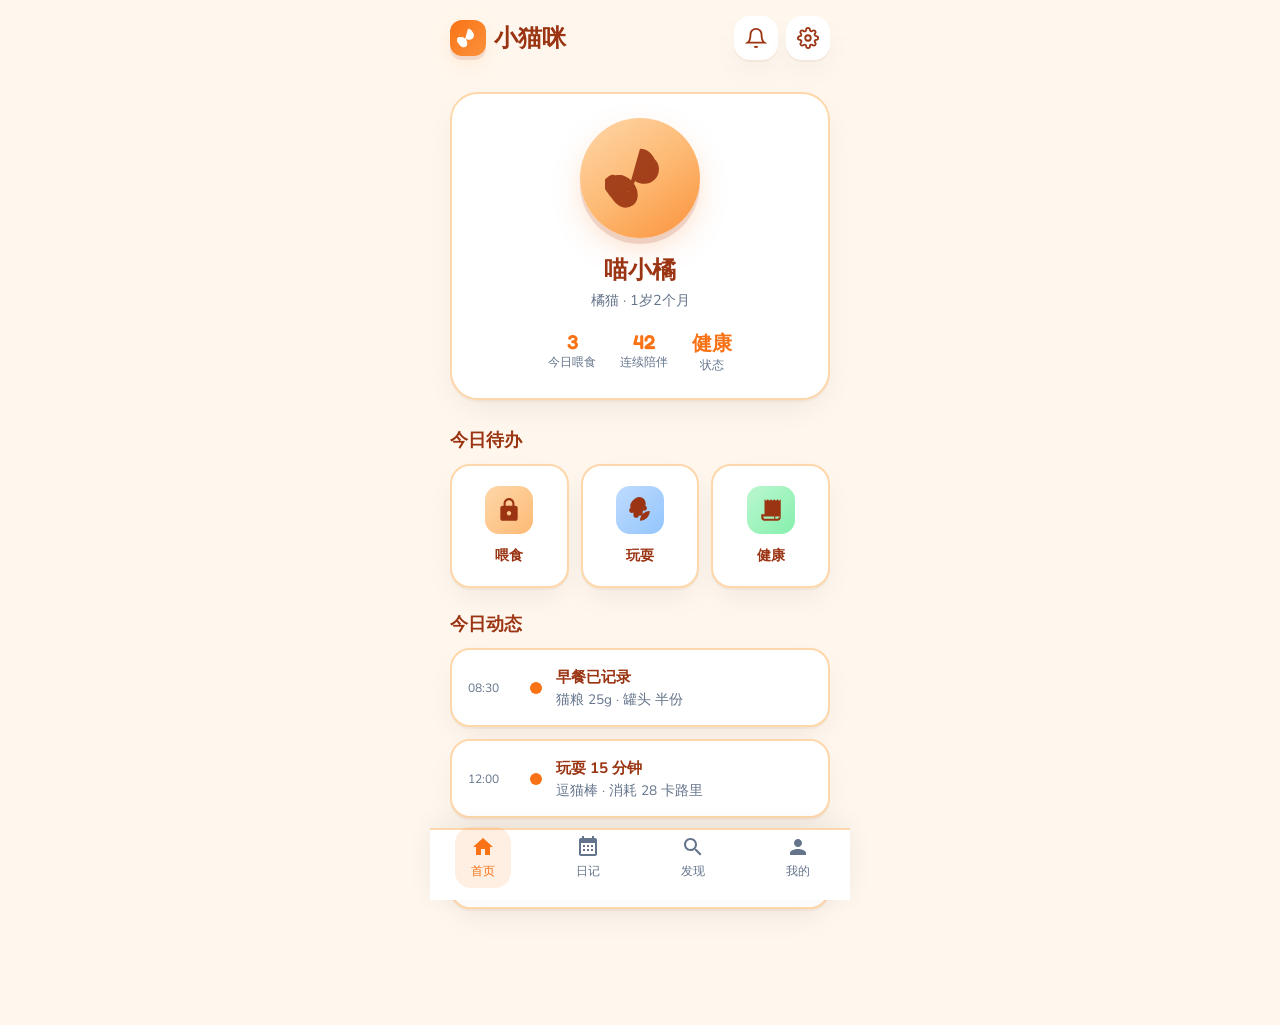
<file: .claude/skills/ui-ux-pro-max/preview/xiaomaomi-app.html>
<!DOCTYPE html>
<html lang="zh-CN">
<head>
  <meta charset="UTF-8">
  <meta name="viewport" content="width=device-width, initial-scale=1.0">
  <title>小猫咪 - 萌宠日常</title>
  <link rel="preconnect" href="https://fonts.googleapis.com">
  <link rel="preconnect" href="https://fonts.gstatic.com" crossorigin>
  <link href="https://fonts.googleapis.com/css2?family=Fredoka:wght@400;500;600;700&family=Nunito:wght@300;400;500;600;700&display=swap" rel="stylesheet">
  <style>
    :root {
      /* Pet Tech App 配色 - 来自 UI/UX Pro Max design system */
      --primary: #F97316;
      --primary-on: #0F172A;
      --secondary: #FB923C;
      --accent: #2563EB;
      --accent-on: #FFFFFF;
      --background: #FFF7ED;
      --foreground: #9A3412;
      --card: #FFFFFF;
      --card-foreground: #9A3412;
      --muted: #F1F0F0;
      --muted-foreground: #64748B;
      --border: #FED7AA;
      --destructive: #DC2626;
      --ring: #F97316;
      --radius-outer: 28px;
      --radius-card: 20px;
      --radius-btn: 16px;
      --shadow-clay: 0 4px 0 0 rgba(154, 52, 18, 0.12), 0 8px 24px -4px rgba(249, 115, 22, 0.15);
      --shadow-card: 0 2px 0 0 rgba(154, 52, 18, 0.06), 0 12px 32px -8px rgba(0,0,0,0.08);
    }

    * { box-sizing: border-box; margin: 0; padding: 0; }
    html { font-size: 16px; }
    body {
      font-family: 'Nunito', -apple-system, sans-serif;
      background: var(--background);
      color: var(--foreground);
      min-height: 100vh;
      padding-bottom: 80px;
      -webkit-font-smoothing: antialiased;
    }

    /* Header */
    .header {
      padding: 16px 20px 12px;
      display: flex;
      align-items: center;
      justify-content: space-between;
      background: linear-gradient(180deg, rgba(255,247,237,0.98) 0%, var(--background) 100%);
      position: sticky;
      top: 0;
      z-index: 10;
    }
    .logo {
      font-family: 'Fredoka', sans-serif;
      font-weight: 700;
      font-size: 1.5rem;
      color: var(--foreground);
      display: flex;
      align-items: center;
      gap: 8px;
    }
    .logo-icon {
      width: 36px;
      height: 36px;
      background: linear-gradient(135deg, var(--primary), var(--secondary));
      border-radius: 12px;
      display: flex;
      align-items: center;
      justify-content: center;
      box-shadow: var(--shadow-clay);
    }
    .logo-icon svg {
      width: 22px;
      height: 22px;
      fill: white;
    }
    .header-actions {
      display: flex;
      gap: 8px;
    }
    .icon-btn {
      width: 44px;
      height: 44px;
      border-radius: var(--radius-btn);
      border: none;
      background: var(--card);
      color: var(--foreground);
      cursor: pointer;
      display: flex;
      align-items: center;
      justify-content: center;
      box-shadow: var(--shadow-card);
      transition: transform 0.2s ease, box-shadow 0.2s ease;
    }
    .icon-btn:hover { transform: scale(0.96); }
    .icon-btn:focus-visible { outline: 2px solid var(--ring); outline-offset: 2px; }
    .icon-btn svg { width: 22px; height: 22px; }

    /* Hero - 主猫卡片 */
    .hero {
      padding: 20px;
      margin-bottom: 8px;
    }
    .hero-card {
      background: var(--card);
      border-radius: var(--radius-outer);
      padding: 24px;
      box-shadow: var(--shadow-card);
      border: 2px solid var(--border);
      text-align: center;
    }
    .cat-avatar {
      width: 120px;
      height: 120px;
      margin: 0 auto 16px;
      background: linear-gradient(145deg, #FED7AA 0%, #FDBA74 50%, #FB923C 100%);
      border-radius: 50%;
      display: flex;
      align-items: center;
      justify-content: center;
      box-shadow: 0 6px 0 0 rgba(154, 52, 18, 0.15), 0 12px 32px -4px rgba(249, 115, 22, 0.25);
    }
    .cat-avatar svg {
      width: 70px;
      height: 70px;
      fill: var(--foreground);
      opacity: 0.9;
    }
    .hero-card h1 {
      font-family: 'Fredoka', sans-serif;
      font-size: 1.5rem;
      color: var(--foreground);
      margin-bottom: 4px;
    }
    .hero-card .subtitle {
      font-size: 0.9rem;
      color: var(--muted-foreground);
      margin-bottom: 20px;
    }
    .stats-row {
      display: flex;
      justify-content: center;
      gap: 24px;
    }
    .stat {
      text-align: center;
    }
    .stat-value {
      font-family: 'Fredoka', sans-serif;
      font-weight: 600;
      font-size: 1.25rem;
      color: var(--primary);
    }
    .stat-label {
      font-size: 0.75rem;
      color: var(--muted-foreground);
    }

    /* 快捷操作区 */
    .section-title {
      font-family: 'Fredoka', sans-serif;
      font-size: 1.1rem;
      padding: 0 20px 12px;
      color: var(--foreground);
    }
    .quick-actions {
      padding: 0 20px 24px;
      display: grid;
      grid-template-columns: repeat(3, 1fr);
      gap: 12px;
    }
    .action-card {
      background: var(--card);
      border-radius: var(--radius-card);
      padding: 20px 12px;
      text-align: center;
      box-shadow: var(--shadow-card);
      border: 2px solid var(--border);
      cursor: pointer;
      transition: transform 0.2s ease, box-shadow 0.2s ease;
      text-decoration: none;
      color: inherit;
      display: block;
    }
    .action-card:hover {
      transform: translateY(-2px);
      box-shadow: 0 4px 0 0 rgba(154, 52, 18, 0.08), 0 16px 40px -8px rgba(0,0,0,0.12);
    }
    .action-card:focus-visible { outline: 2px solid var(--ring); outline-offset: 2px; }
    .action-icon {
      width: 48px;
      height: 48px;
      margin: 0 auto 10px;
      border-radius: 14px;
      display: flex;
      align-items: center;
      justify-content: center;
    }
    .action-card:nth-child(1) .action-icon { background: linear-gradient(135deg, #FED7AA, #FDBA74); }
    .action-card:nth-child(2) .action-icon { background: linear-gradient(135deg, #BFDBFE, #93C5FD); }
    .action-card:nth-child(3) .action-icon { background: linear-gradient(135deg, #BBF7D0, #86EFAC); }
    .action-icon svg { width: 26px; height: 26px; fill: var(--foreground); }
    .action-card span {
      font-size: 0.9rem;
      font-weight: 600;
      color: var(--foreground);
    }

    /* 今日动态 */
    .feed-section {
      padding: 0 20px 24px;
    }
    .feed-card {
      background: var(--card);
      border-radius: var(--radius-card);
      padding: 16px;
      margin-bottom: 12px;
      box-shadow: var(--shadow-card);
      border: 2px solid var(--border);
      display: flex;
      align-items: center;
      gap: 14px;
    }
    .feed-time {
      font-size: 0.75rem;
      color: var(--muted-foreground);
      min-width: 48px;
    }
    .feed-dot {
      width: 12px;
      height: 12px;
      border-radius: 50%;
      background: var(--primary);
      flex-shrink: 0;
    }
    .feed-content {
      flex: 1;
    }
    .feed-content strong {
      font-size: 0.95rem;
      color: var(--foreground);
    }
    .feed-content p {
      font-size: 0.85rem;
      color: var(--muted-foreground);
      margin-top: 2px;
    }

    /* 底部导航 */
    .bottom-nav {
      position: fixed;
      bottom: 0;
      left: 0;
      right: 0;
      height: 72px;
      background: var(--card);
      border-top: 2px solid var(--border);
      display: flex;
      justify-content: space-around;
      align-items: center;
      padding: 8px 0 24px;
      box-shadow: 0 -4px 24px rgba(0,0,0,0.06);
    }
    .nav-item {
      display: flex;
      flex-direction: column;
      align-items: center;
      gap: 4px;
      color: var(--muted-foreground);
      text-decoration: none;
      font-size: 0.75rem;
      padding: 8px 16px;
      border-radius: var(--radius-btn);
      transition: color 0.2s, background 0.2s;
    }
    .nav-item:hover, .nav-item.active {
      color: var(--primary);
    }
    .nav-item.active {
      background: rgba(249, 115, 22, 0.12);
    }
    .nav-item svg {
      width: 24px;
      height: 24px;
      fill: currentColor;
    }

    /* 响应式 */
    @media (min-width: 768px) {
      body { max-width: 420px; margin: 0 auto; }
      .bottom-nav { max-width: 420px; left: 50%; transform: translateX(-50%); }
    }
  </style>
</head>
<body>
  <header class="header">
    <div class="logo">
      <div class="logo-icon" aria-hidden="true">
        <svg viewBox="0 0 24 24" xmlns="http://www.w3.org/2000/svg"><path d="M12 2c2.5 0 4 1.5 5 3.5 1 .9 1.5 2.1 1.5 3.5 0 2.8-2.2 5-5 5-1.2 0-2.3-.4-3.2-1-.1.4-.3.8-.5 1.2-.6 1.2-1.5 2.2-2.6 2.8-.3.2-.7.3-1 .5-.4.2-.8.4-1.2.5-.5.2-1 .3-1.5.3-1.7 0-3.2-1.4-3.5-3.1-.1-.5 0-1 .2-1.5.2-.4.5-.7.8-1 .4-.4.8-.7 1.2-1 .5-.3 1-.5 1.5-.6.6-.2 1.2-.2 1.8-.1.5.1 1 .3 1.5.5.4.2.8.4 1.2.7.3.2.6.5.9.8.2.2.4.4.6.7.2.2.3.5.5.7.2.3.3.6.5 1 .2.4.3.8.4 1.2.1.5.1 1 .1 1.5 0 .5-.1 1-.3 1.5-.2.5-.5.9-.8 1.3-.4.4-.9.7-1.4.9-.5.2-1 .4-1.6.4-.5 0-1-.1-1.5-.3-.4-.2-.8-.4-1.2-.7-.3-.2-.6-.5-.9-.8-.2-.2-.4-.5-.6-.7-.2-.3-.4-.5-.6-.8-.2-.2-.4-.5-.6-.7-.2-.2-.4-.5-.5-.7-.2-.2-.3-.5-.5-.7-.1-.2-.3-.4-.4-.6-.1-.2-.2-.4-.3-.6-.1-.2-.2-.4-.2-.6-.1-.2-.1-.4-.2-.6 0-.2-.1-.4-.1-.6 0-.2 0-.4.1-.6.1-.2.2-.4.3-.5.1-.2.3-.3.4-.5.2-.1.3-.3.5-.4.2-.1.3-.3.5-.4.2-.1.4-.2.6-.3.2-.1.4-.1.6-.2.2 0 .4 0 .6.1.2 0 .4.1.6.2.2.1.4.2.5.4.2.1.3.3.5.5.1.2.3.4.4.6.1.2.2.4.3.6.1.2.1.4.2.7.1.2 0 .5.1.7.1.2 0 .5 0 .7-.1.2-.1.5-.2.7-.4.2-.2.4-.4.6-.6.2-.2.3-.5.5-.7.1-.2.3-.5.4-.7.1-.2.2-.5.3-.7.1-.2.1-.5.2-.7 0-.2.1-.5.1-.7 0-.2 0-.5-.1-.7-.1-.2-.2-.4-.4-.6-.2-.2-.4-.3-.6-.5-.2-.1-.4-.2-.7-.3-.2-.1-.5-.1-.7-.1-.2 0-.5.1-.7.2-.2.1-.4.2-.6.4-.2.2-.3.4-.5.6-.1.2-.2.4-.3.6-.1.2-.1.4-.2.6 0 .2 0 .4.1.6.1.2.1.4.2.5.1.2.2.3.3.5.1.2.2.4.3.5.1.2.2.3.3.5.1.2.1.3.2.5.1.2.1.3.2.5.1.2.1.3.1.5 0 .2.1.4.1.5.1.2 0 .3.1.5.1.2.1.3.2.5.2.2.1.3.2.5.2.2.1.3.3.5.3.2.1.3.3.5.3.2.1.3.3.5.3.2.1.3.3.5.3z"/></svg>
      </div>
      小猫咪
    </div>
    <div class="header-actions">
      <button type="button" class="icon-btn" aria-label="通知">
        <svg viewBox="0 0 24 24" fill="none" stroke="currentColor" stroke-width="2"><path d="M18 8A6 6 0 0 0 6 8c0 7-3 9-3 9h18s-3-2-3-9"/><path d="M13.73 21a2 2 0 0 1-3.46 0"/></svg>
      </button>
      <button type="button" class="icon-btn" aria-label="设置">
        <svg viewBox="0 0 24 24" fill="none" stroke="currentColor" stroke-width="2"><circle cx="12" cy="12" r="3"/><path d="M19.4 15a1.65 1.65 0 0 0 .33 1.82l.06.06a2 2 0 0 1 0 2.83 2 2 0 0 1-2.83 0l-.06-.06a1.65 1.65 0 0 0-1.82-.33 1.65 1.65 0 0 0-1 1.51V21a2 2 0 0 1-2 2 2 2 0 0 1-2-2v-.09A1.65 1.65 0 0 0 9 19.4a1.65 1.65 0 0 0-1.82.33l-.06.06a2 2 0 0 1-2.83 0 2 2 0 0 1 0-2.83l.06-.06a1.65 1.65 0 0 0 .33-1.82 1.65 1.65 0 0 0-1.51-1H3a2 2 0 0 1-2-2 2 2 0 0 1 2-2h.09A1.65 1.65 0 0 0 4.6 9a1.65 1.65 0 0 0-.33-1.82l-.06-.06a2 2 0 0 1 0-2.83 2 2 0 0 1 2.83 0l.06.06a1.65 1.65 0 0 0 1.82.33H9a1.65 1.65 0 0 0 1-1.51V3a2 2 0 0 1 2-2 2 2 0 0 1 2 2v.09a1.65 1.65 0 0 0 1 1.51 1.65 1.65 0 0 0 1.82-.33l.06-.06a2 2 0 0 1 2.83 0 2 2 0 0 1 0 2.83l-.06.06a1.65 1.65 0 0 0-.33 1.82V9a1.65 1.65 0 0 0 1.51 1H21a2 2 0 0 1 2 2 2 2 0 0 1-2 2h-.09a1.65 1.65 0 0 0-1.51 1z"/></svg>
      </button>
    </div>
  </header>

  <main>
    <section class="hero">
      <div class="hero-card">
        <div class="cat-avatar" role="img" aria-label="猫咪头像">
          <svg viewBox="0 0 24 24" xmlns="http://www.w3.org/2000/svg"><path d="M12 2c2.5 0 4 1.5 5 3.5 1 .9 1.5 2.1 1.5 3.5 0 2.8-2.2 5-5 5-1.2 0-2.3-.4-3.2-1-.1.4-.3.8-.5 1.2-.6 1.2-1.5 2.2-2.6 2.8-.3.2-.7.3-1 .5-.4.2-.8.4-1.2.5-.5.2-1 .3-1.5.3-1.7 0-3.2-1.4-3.5-3.1-.1-.5 0-1 .2-1.5.2-.4.5-.7.8-1 .4-.4.8-.7 1.2-1 .5-.3 1-.5 1.5-.6.6-.2 1.2-.2 1.8-.1.5.1 1 .3 1.5.5.4.2.8.4 1.2.7.3.2.6.5.9.8.2.2.4.4.6.7.2.2.3.5.5.7.2.3.3.6.5 1 .2.4.3.8.4 1.2.1.5.1 1 .1 1.5 0 .5-.1 1-.3 1.5-.2.5-.5.9-.8 1.3-.4.4-.9.7-1.4.9-.5.2-1 .4-1.6.4-.5 0-1-.1-1.5-.3-.4-.2-.8-.4-1.2-.7-.3-.2-.6-.5-.9-.8-.2-.2-.4-.5-.6-.7-.2-.3-.4-.5-.6-.8-.2-.2-.4-.5-.6-.7-.2-.2-.4-.5-.5-.7-.2-.2-.3-.5-.5-.7-.1-.2-.3-.4-.4-.6-.1-.2-.2-.4-.3-.6-.1-.2-.2-.4-.2-.6-.1-.2-.1-.4-.2-.6 0-.2-.1-.4-.1-.6 0-.2 0-.4.1-.6.1-.2.2-.4.3-.5.1-.2.3-.3.4-.5.2-.1.3-.3.5-.4.2-.1.3-.3.5-.4.2-.1.4-.2.6-.3.2-.1.4-.1.6-.2.2 0 .4 0 .6.1.2 0 .4.1.6.2.2.1.4.2.5.4.2.1.3.3.5.5.1.2.3.4.4.6.1.2.2.4.3.6.1.2.1.4.2.7.1.2 0 .5.1.7.1.2 0 .5 0 .7-.1.2-.1.5-.2.7-.4.2-.2.4-.4.6-.6.2-.2.3-.5.5-.7.1-.2.3-.5.4-.7.1-.2.2-.5.3-.7.1-.2.1-.5.2-.7 0-.2.1-.5.1-.7 0-.2 0-.5-.1-.7-.1-.2-.2-.4-.4-.6-.2-.2-.4-.3-.6-.5-.2-.1-.4-.2-.7-.3-.2-.1-.5-.1-.7-.1-.2 0-.5.1-.7.2-.2.1-.4.2-.6.4-.2.2-.3.4-.5.6-.1.2-.2.4-.3.6-.1.2-.1.4-.2.6 0 .2 0 .4.1.6.1.2.1.4.2.5.1.2.2.3.3.5.1.2.2.4.3.5.1.2.2.3.3.5.1.2.1.3.2.5.1.2.1.3.2.5.1.2.1.3.1.5 0 .2.1.4.1.5.1.2 0 .3.1.5.1.2.1.3.2.5.2.2.1.3.2.5.2.2.1.3.3.5.3.2.1.3.3.5.3.2.1.3.3.5.3.2.1.3.3.5.3z"/></svg>
        </div>
        <h1>喵小橘</h1>
        <p class="subtitle">橘猫 · 1岁2个月</p>
        <div class="stats-row">
          <div class="stat">
            <div class="stat-value">3</div>
            <div class="stat-label">今日喂食</div>
          </div>
          <div class="stat">
            <div class="stat-value">42</div>
            <div class="stat-label">连续陪伴</div>
          </div>
          <div class="stat">
            <div class="stat-value">健康</div>
            <div class="stat-label">状态</div>
          </div>
        </div>
      </div>
    </section>

    <h2 class="section-title">今日待办</h2>
    <div class="quick-actions">
      <a href="#" class="action-card">
        <div class="action-icon">
          <svg viewBox="0 0 24 24" xmlns="http://www.w3.org/2000/svg"><path d="M18 8h-1V6c0-2.76-2.24-5-5-5S7 3.24 7 6v2H6c-1.1 0-2 .9-2 2v10c0 1.1.9 2 2 2h12c1.1 0 2-.9 2-2V10c0-1.1-.9-2-2-2zm-6 9c-1.1 0-2-.9-2-2s.9-2 2-2 2 .9 2 2-.9 2-2 2zm3.1-9H8.9V6c0-1.71 1.39-3.1 3.1-3.1 1.71 0 3.1 1.39 3.1 3.1v2z"/></svg>
        </div>
        <span>喂食</span>
      </a>
      <a href="#" class="action-card">
        <div class="action-icon">
          <svg viewBox="0 0 24 24" xmlns="http://www.w3.org/2000/svg"><path d="M12 22c4.97 0 9-4.03 9-9-4.97 0-9 4.03-9 9zM5.6 10.25c0 1.38 1.12 2.5 2.5 2.5.53 0 1.01-.16 1.42-.44l-.02 2.44c0 1.38 1.12 2.5 2.5 2.5s2.5-1.12 2.5-2.5l-.02-2.44c.4.28.89.44 1.42.44 1.38 0 2.5-1.12 2.5-2.5 0-1-.6-1.86-1.44-2.28.19-.59.31-1.23.31-1.91 0-3.31-2.69-6-6-6S3 4.69 3 8c0 .68.12 1.32.31 1.91C2.6 10.39 2 11.25 2 12.25 2 13.63 3.12 14.75 4.5 14.75c.53 0 1.01-.16 1.42-.44l.02 2.44c0 1.38 1.12 2.5 2.5 2.5s2.5-1.12 2.5-2.5l.02-2.44c.4.28.89.44 1.42.44 1.38 0 2.5-1.12 2.5-2.5 0-1-.6-1.86-1.44-2.28.19-.59.31-1.23.31-1.91 0-3.31-2.69-6-6-6z"/></svg>
        </div>
        <span>玩耍</span>
      </a>
      <a href="#" class="action-card">
        <div class="action-icon">
          <svg viewBox="0 0 24 24" xmlns="http://www.w3.org/2000/svg"><path d="M19.5 3.5L18 2l-1.5 1.5L15 2l-1.5 1.5L12 2l-1.5 1.5L9 2 7.5 3.5 6 2v14H3v3c0 1.66 1.34 3 3 3h12c1.66 0 3-1.34 3-3V2l-1.5 1.5zM15 20H6c-.55 0-1-.45-1-1v-1h10v2zm4-1c0 .55-.45 1-1 1h-2v-2h4v1z"/></svg>
        </div>
        <span>健康</span>
      </a>
    </div>

    <h2 class="section-title">今日动态</h2>
    <section class="feed-section">
      <div class="feed-card">
        <span class="feed-time">08:30</span>
        <span class="feed-dot"></span>
        <div class="feed-content">
          <strong>早餐已记录</strong>
          <p>猫粮 25g · 罐头 半份</p>
        </div>
      </div>
      <div class="feed-card">
        <span class="feed-time">12:00</span>
        <span class="feed-dot"></span>
        <div class="feed-content">
          <strong>玩耍 15 分钟</strong>
          <p>逗猫棒 · 消耗 28 卡路里</p>
        </div>
      </div>
      <div class="feed-card">
        <span class="feed-time">18:00</span>
        <span class="feed-dot"></span>
        <div class="feed-content">
          <strong>晚餐待喂</strong>
          <p>点击记录今日晚餐</p>
        </div>
      </div>
    </section>
  </main>

  <nav class="bottom-nav" aria-label="主导航">
    <a href="#" class="nav-item active" aria-current="page">
      <svg viewBox="0 0 24 24"><path d="M10 20v-6h4v6h5v-8h3L12 3 2 12h3v8z"/></svg>
      首页
    </a>
    <a href="#" class="nav-item">
      <svg viewBox="0 0 24 24"><path d="M19 3h-1V1h-2v2H8V1H6v2H5c-1.11 0-1.99.9-1.99 2L3 19c0 1.1.89 2 2 2h14c1.1 0 2-.9 2-2V5c0-1.1-.9-2-2-2zm0 16H5V8h14v11zM9 10H7v2h2v-2zm4 0h-2v2h2v-2zm4 0h-2v2h2v-2zm-8 4H7v2h2v-2zm4 0h-2v2h2v-2zm4 0h-2v2h2v-2z"/></svg>
      日记
    </a>
    <a href="#" class="nav-item">
      <svg viewBox="0 0 24 24"><path d="M15.5 14h-.79l-.28-.27C15.41 12.59 16 11.11 16 9.5 16 5.91 13.09 3 9.5 3S3 5.91 3 9.5 5.91 16 9.5 16c1.61 0 3.09-.59 4.23-1.57l.27.28v.79l5 4.99L20.49 19l-4.99-5zm-6 0C7.01 14 5 11.99 5 9.5S7.01 5 9.5 5 14 7.01 14 9.5 11.99 14 9.5 14z"/></svg>
      发现
    </a>
    <a href="#" class="nav-item">
      <svg viewBox="0 0 24 24"><path d="M12 12c2.21 0 4-1.79 4-4s-1.79-4-4-4-4 1.79-4 4 1.79 4 4 4zm0 2c-2.67 0-8 1.34-8 4v2h16v-2c0-2.66-5.33-4-8-4z"/></svg>
      我的
    </a>
  </nav>
</body>
</html>
</file>
